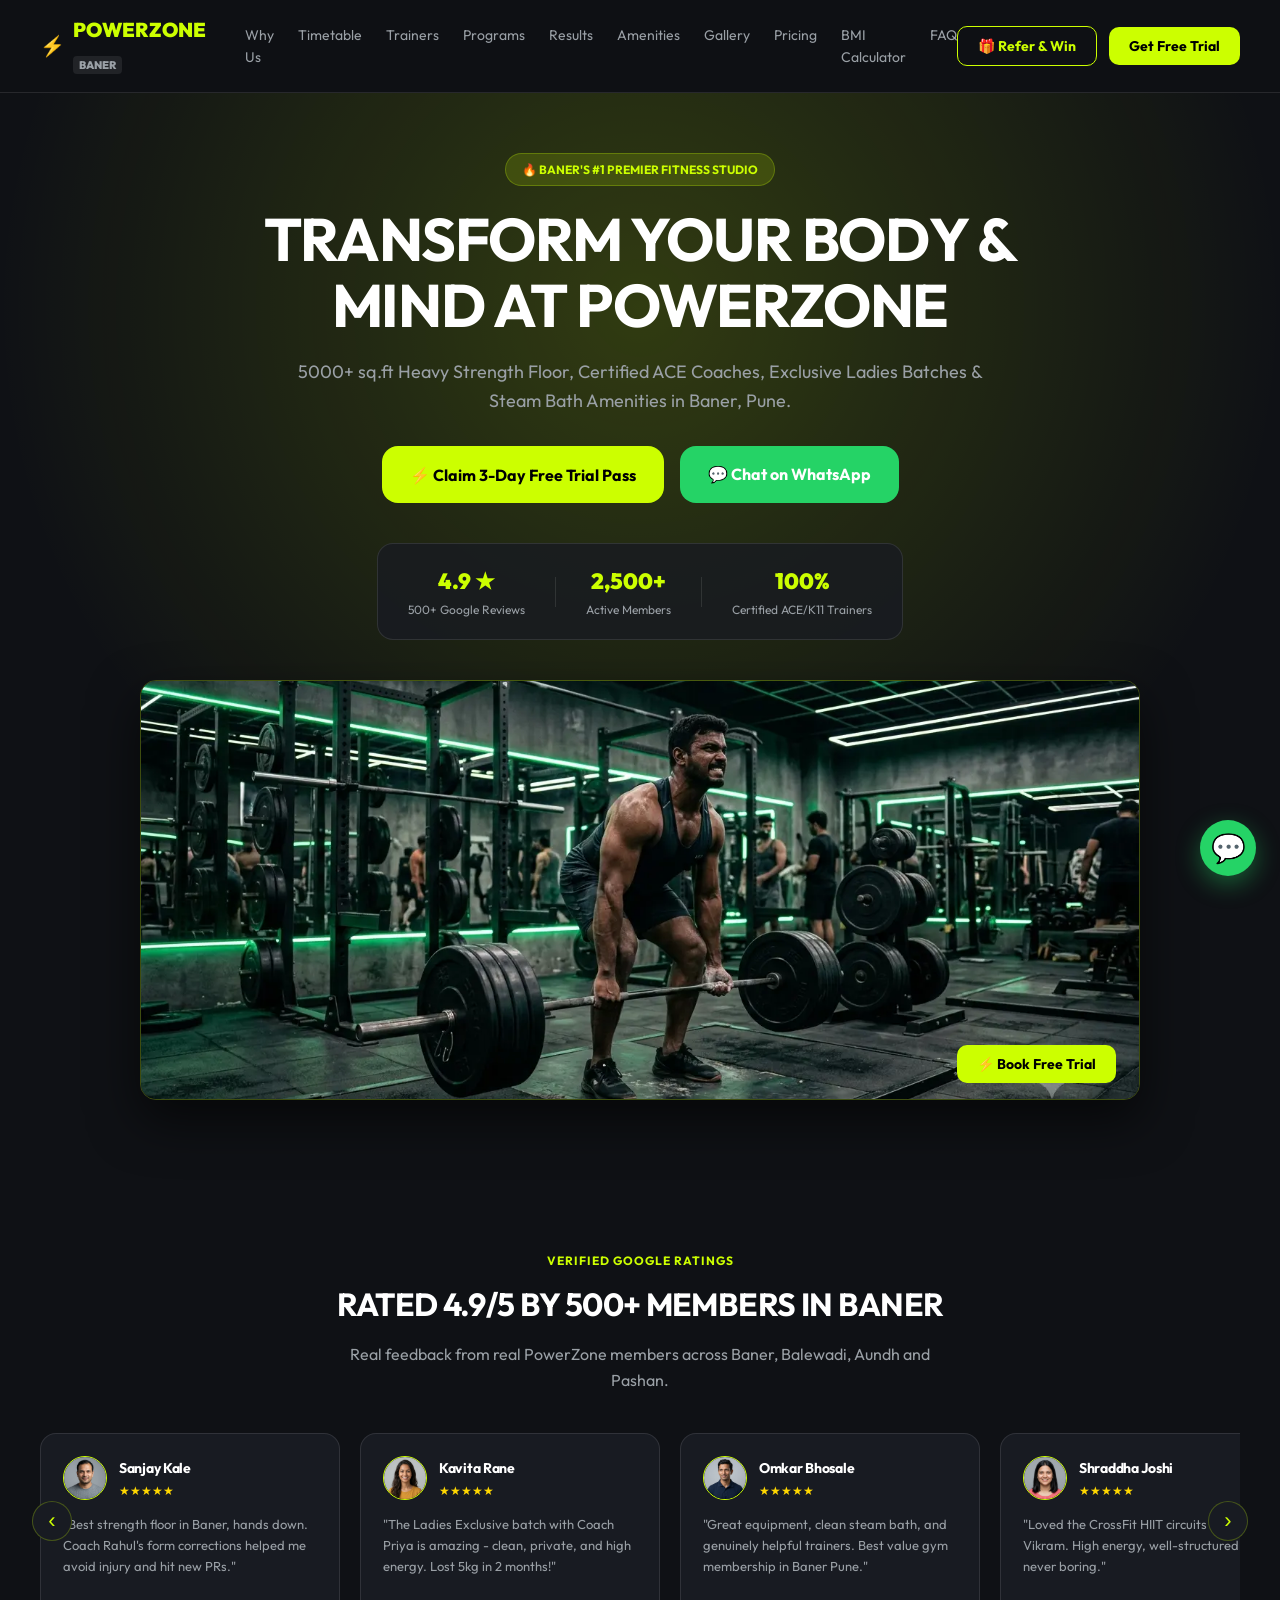
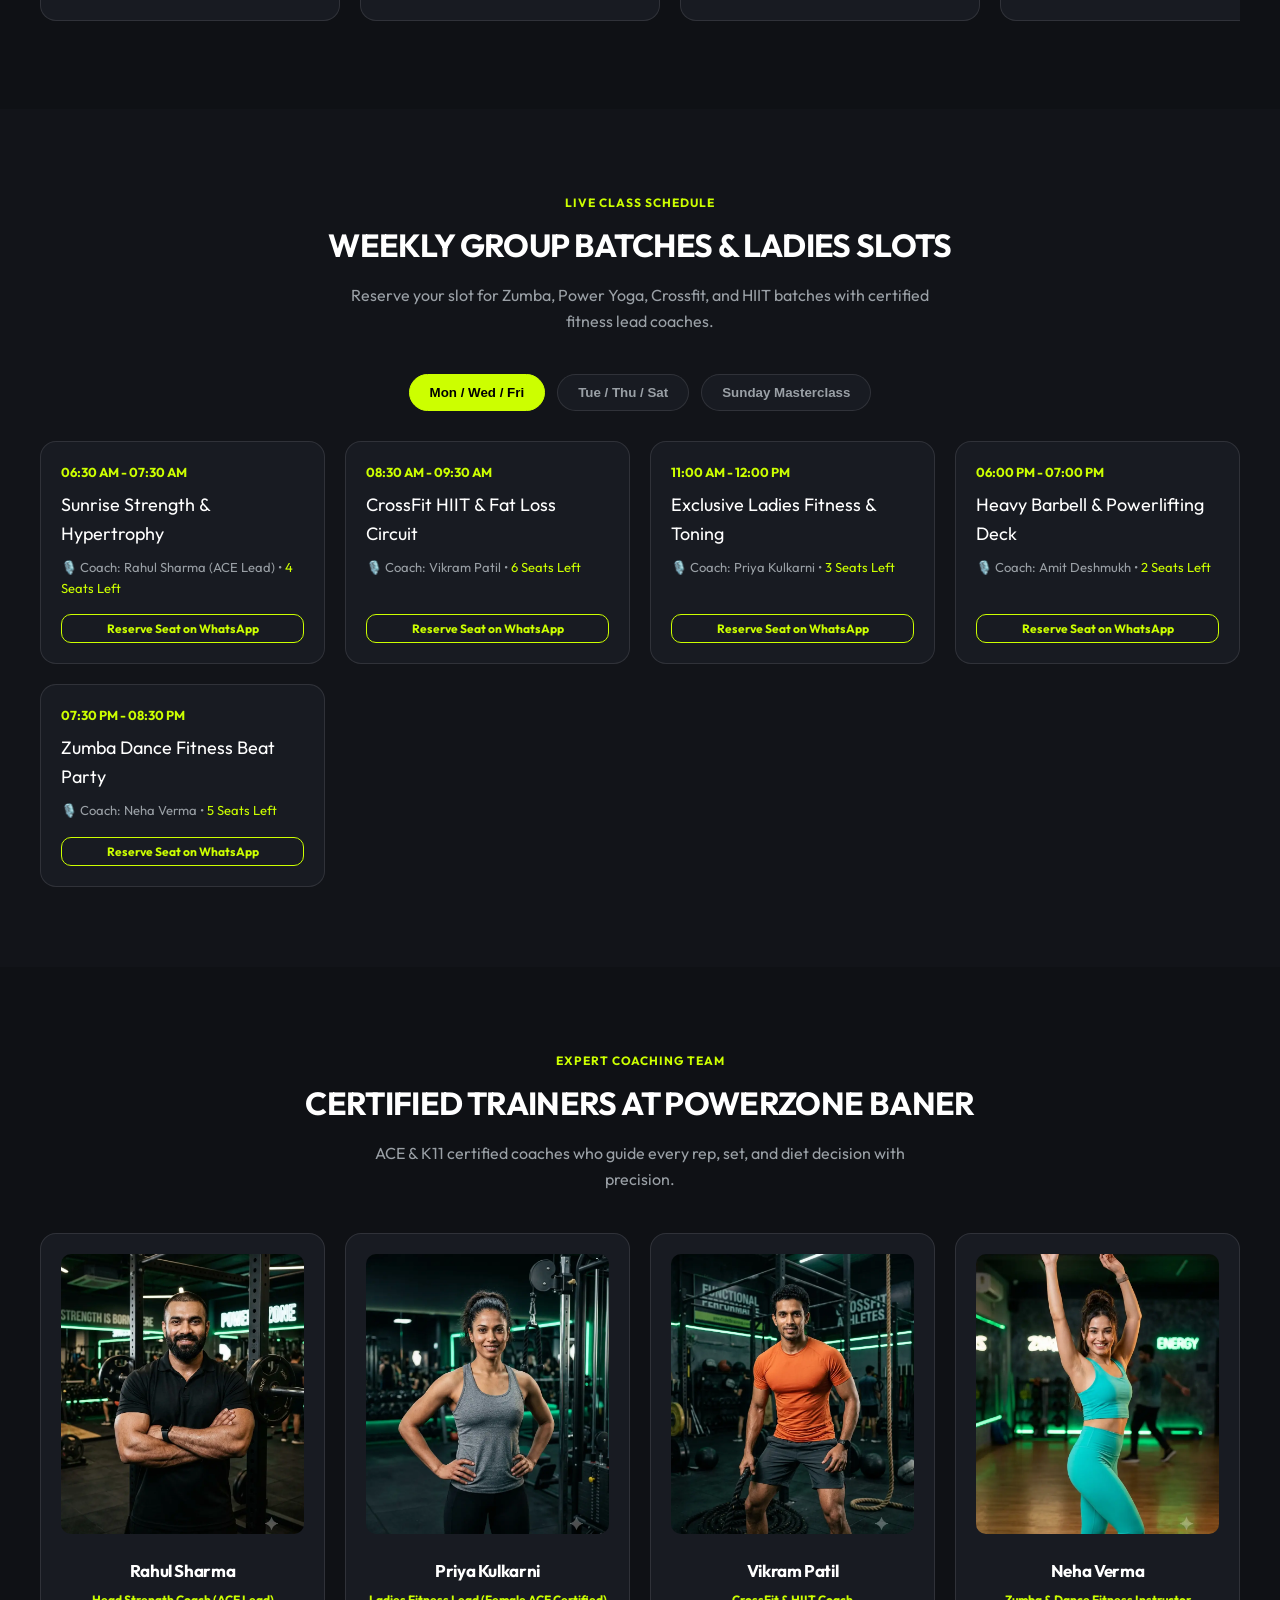
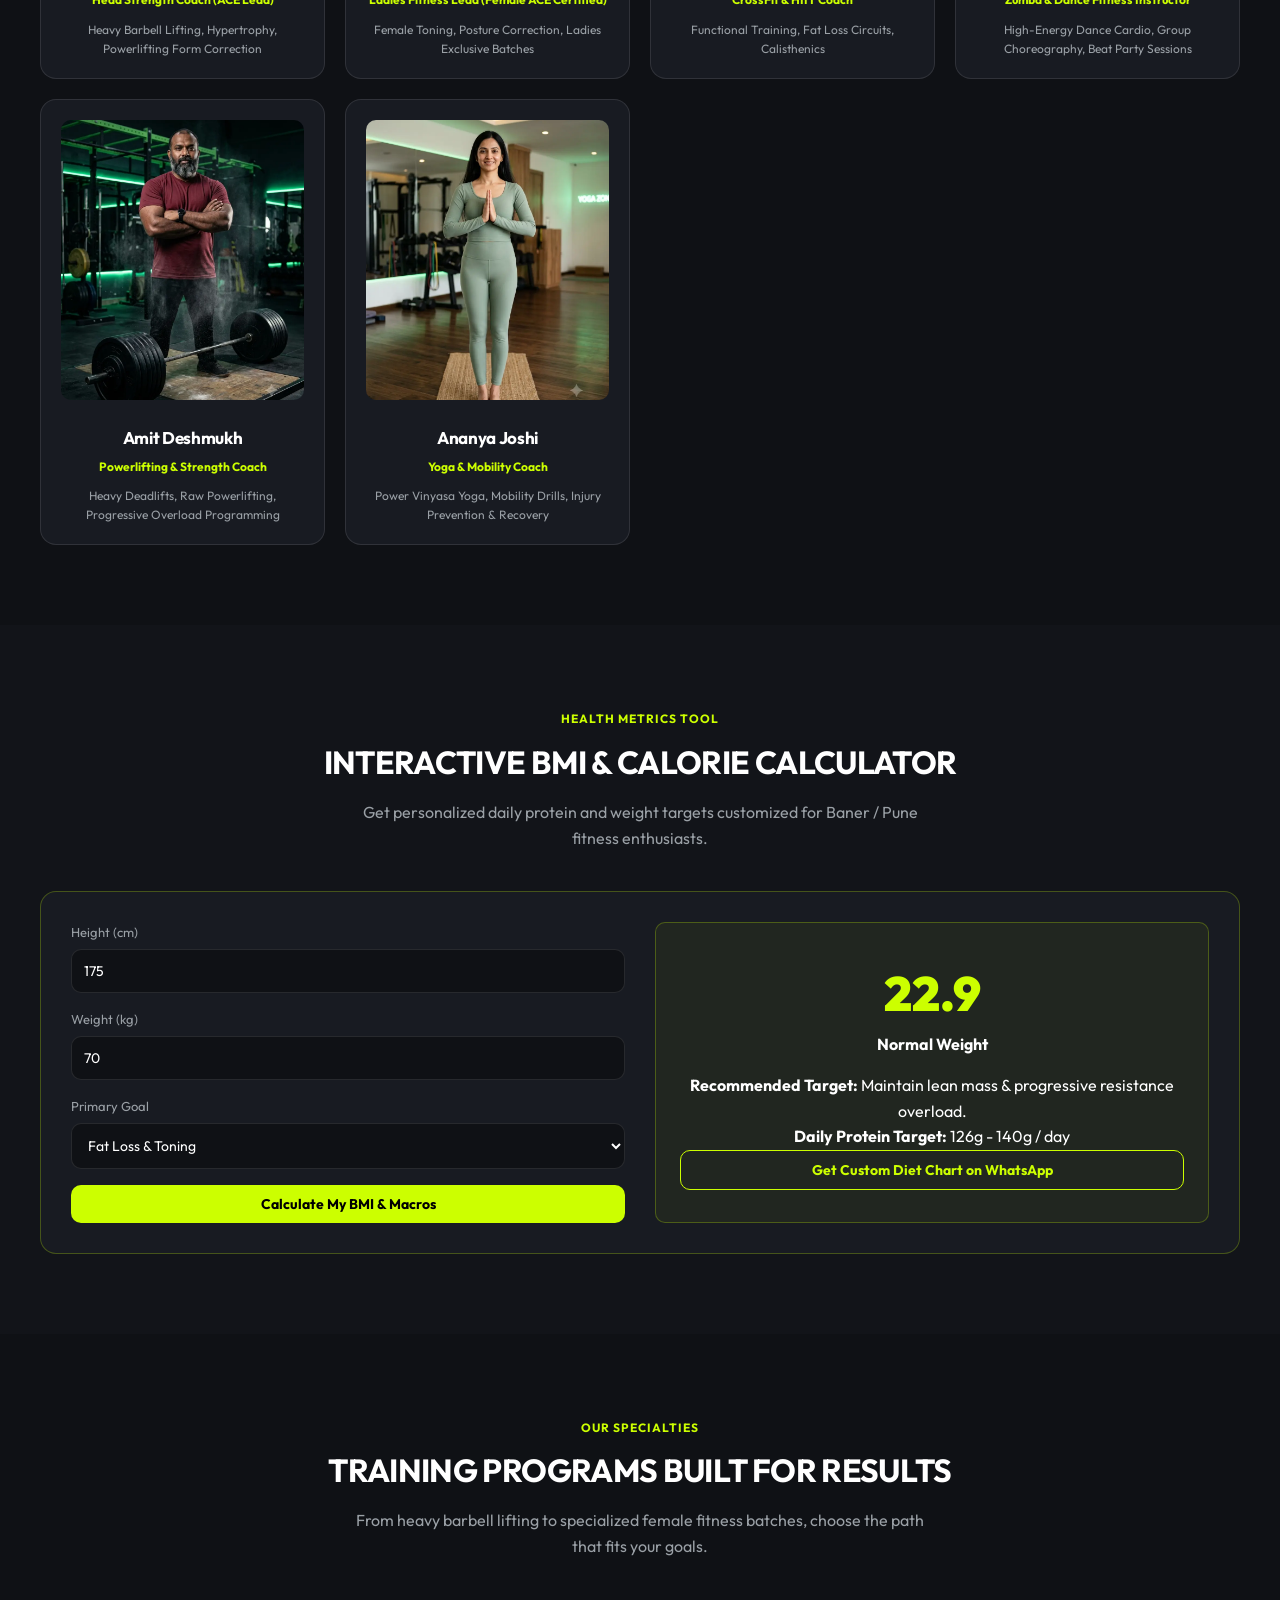
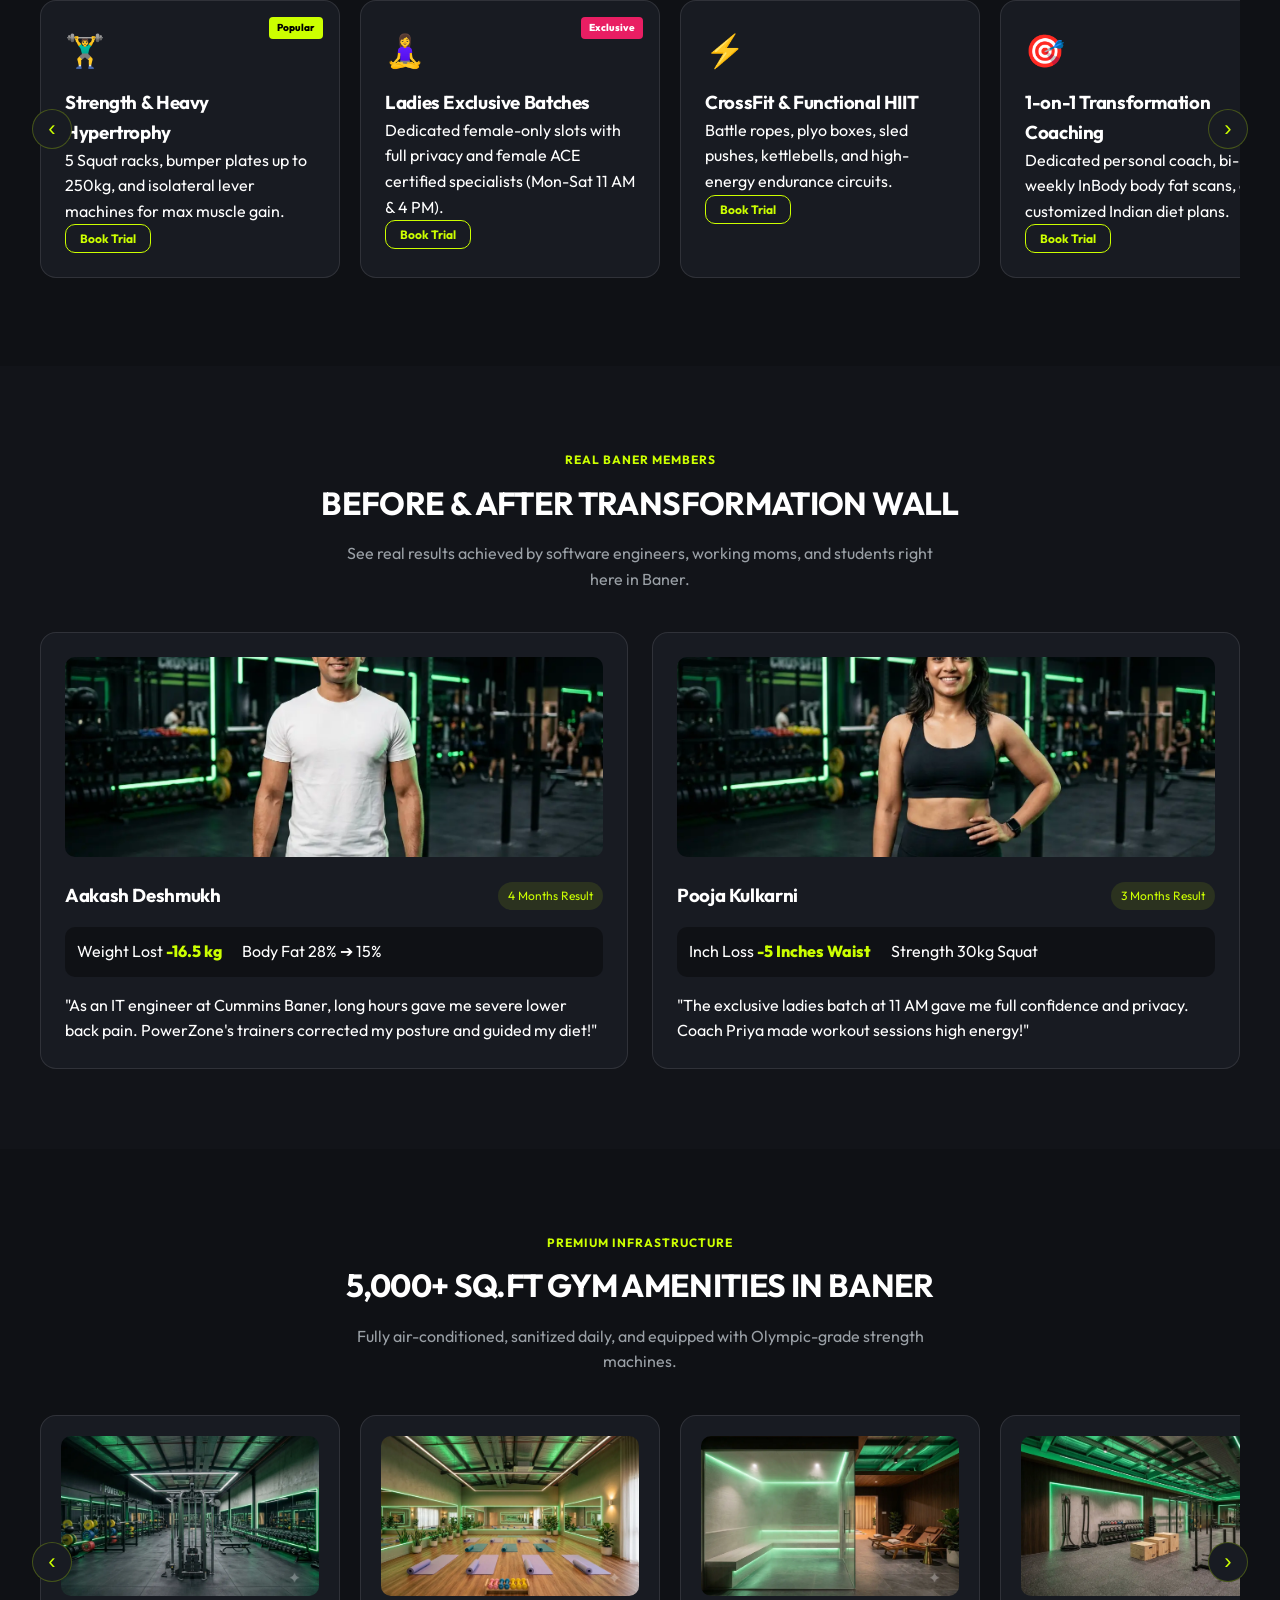
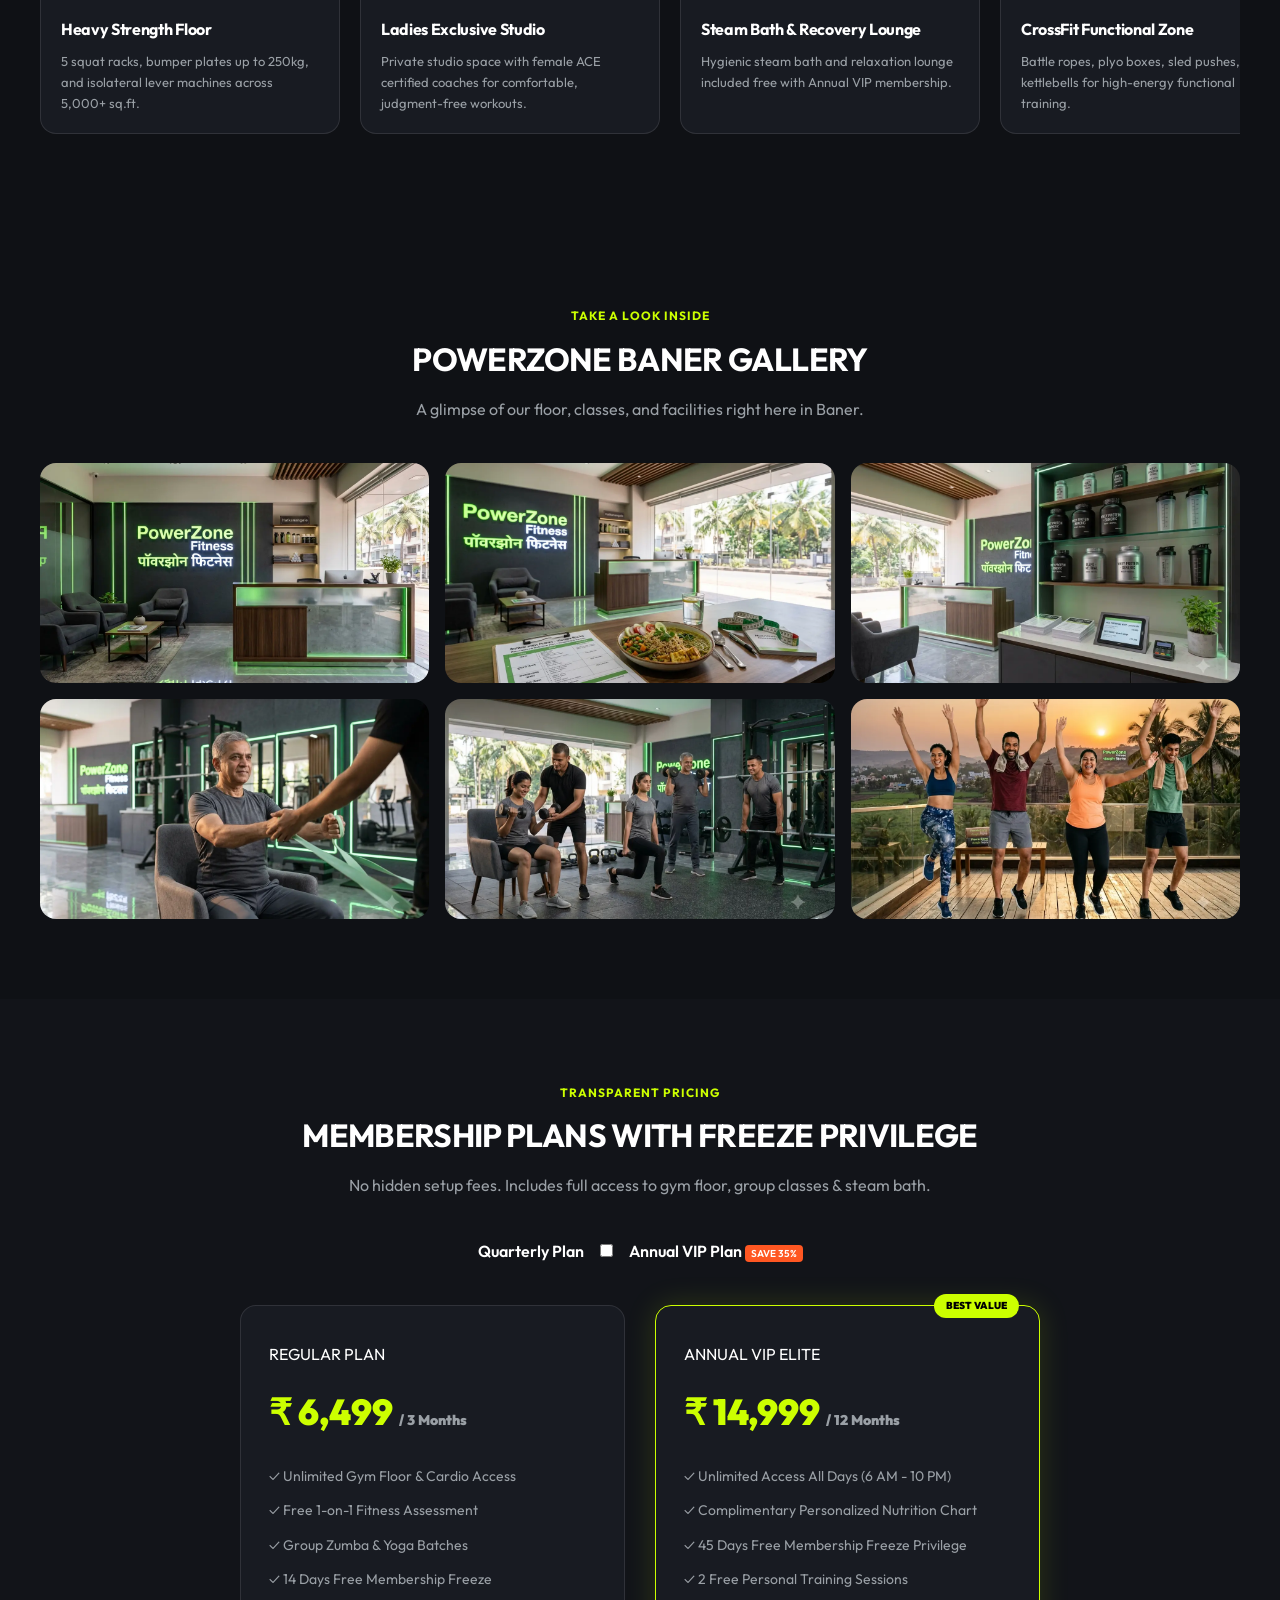
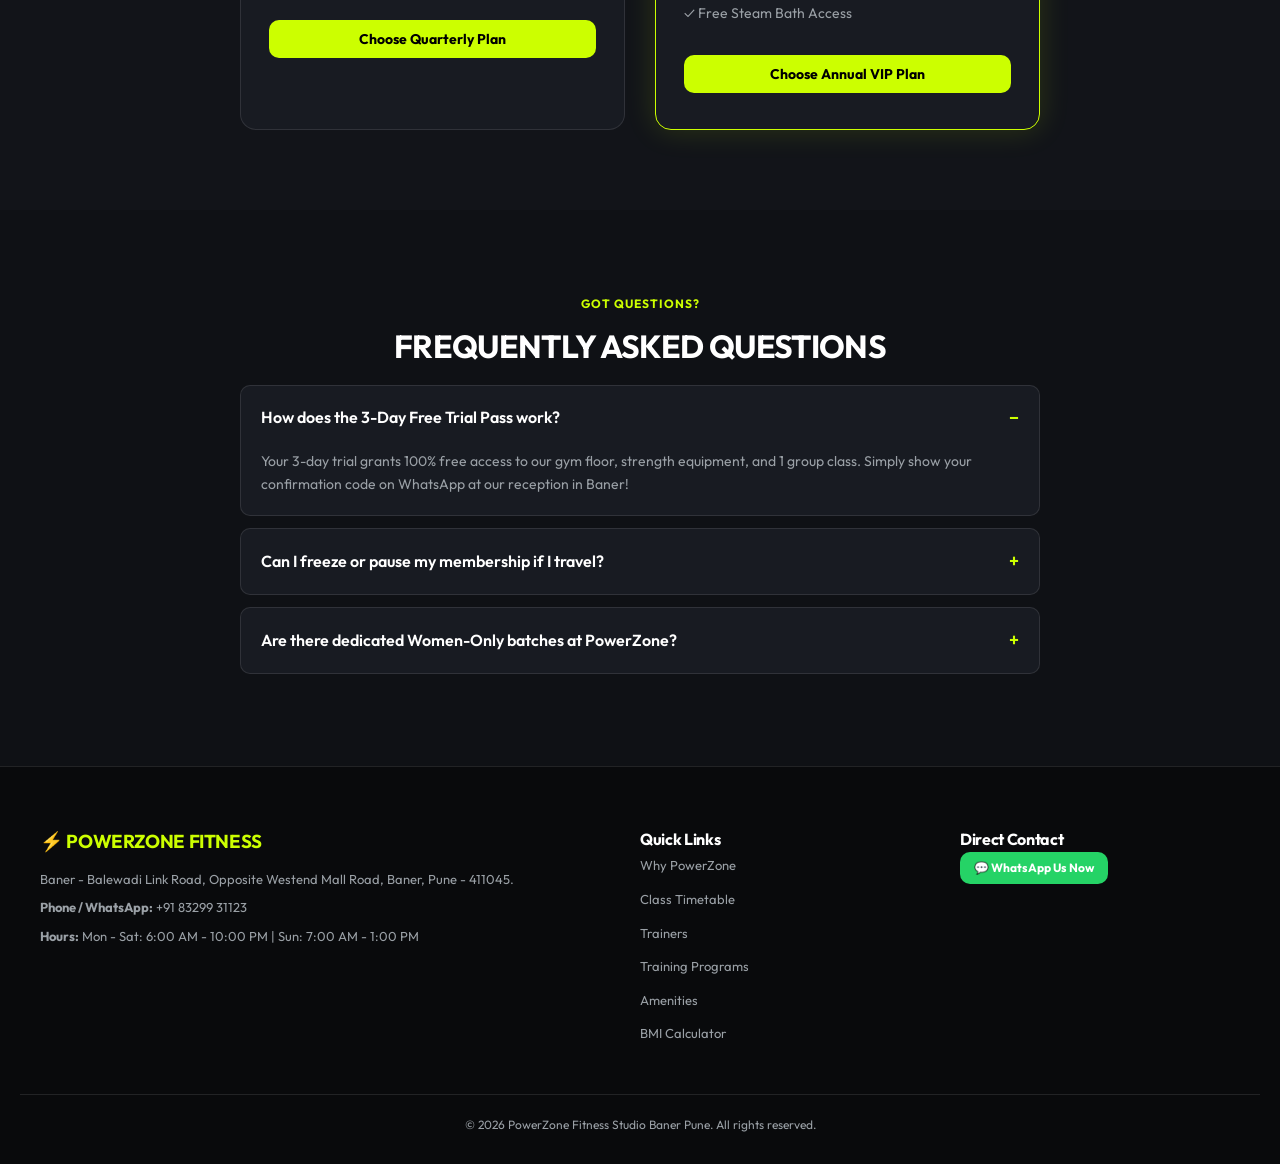
<file: index.html>
<!DOCTYPE html>
<html lang="en">
<head>
  <meta charset="UTF-8">
  <meta name="viewport" content="width=device-width, initial-scale=1.0">
  <title>PowerZone Fitness Studio | Baner & Pune Premier Gym</title>
  <meta name="description" content="PowerZone Fitness Studio Baner - Premier strength training, cardio, CrossFit, Zumba, Yoga, and 1-on-1 personal training in Baner Pune. Book your 3-Day Free Trial Pass today!">
  <link rel="preconnect" href="https://fonts.googleapis.com">
  <link rel="preconnect" href="https://fonts.gstatic.com" crossorigin>
  <link href="https://fonts.googleapis.com/css2?family=Outfit:wght@300;400;600;700;900&display=swap" rel="stylesheet">
  <link rel="stylesheet" href="styles.css">
  <script src="script.js" defer></script>
</head>
<body>

  <!-- Top Navigation Bar -->
  <header class="navbar">
    <div class="nav-container">
      <a href="#" class="brand-logo">
        <span class="logo-icon">⚡</span>
        <span class="brand-text">POWERZONE <small>BANER</small></span>
      </a>
      <nav class="nav-links" id="navMenu">
        <a href="#about">Why Us</a>
        <a href="#timetable">Timetable</a>
        <a href="#trainers">Trainers</a>
        <a href="#programs">Programs</a>
        <a href="#transformations">Results</a>
        <a href="#amenities">Amenities</a>
        <a href="#gallery">Gallery</a>
        <a href="#pricing">Pricing</a>
        <a href="#calculator">BMI Calculator</a>
        <a href="#faq">FAQ</a>
      </nav>
      <div class="nav-actions">
        <button type="button" class="btn btn-outline" id="btnReferral">🎁 Refer & Win</button>
        <button type="button" class="btn btn-primary" id="btnBookTrialNav">Get Free Trial</button>
      </div>
    </div>
  </header>

  <!-- Hero Section -->
  <section class="hero-section">
    <div class="hero-content">
      <div class="badge-tag">🔥 BANER'S #1 PREMIER FITNESS STUDIO</div>
      <h1>TRANSFORM YOUR BODY & MIND AT POWERZONE</h1>
      <p class="hero-subtext">
        5000+ sq.ft Heavy Strength Floor, Certified ACE Coaches, Exclusive Ladies Batches & Steam Bath Amenities in Baner, Pune.
      </p>

      <div class="hero-cta-group">
        <button type="button" class="btn btn-xl btn-primary" id="btnHeroTrial">⚡ Claim 3-Day Free Trial Pass</button>
        <a href="https://wa.me/918329931123?text=Hi%20PowerZone%20Baner,%20I%20want%20to%20inquire%20about%20gym%20membership" target="_blank" class="btn btn-xl btn-whatsapp">
          💬 Chat on WhatsApp
        </a>
      </div>

      <div class="hero-stats">
        <div class="stat-item">
          <span class="stat-number">4.9 ★</span>
          <span class="stat-label">500+ Google Reviews</span>
        </div>
        <div class="stat-divider"></div>
        <div class="stat-item">
          <span class="stat-number">2,500+</span>
          <span class="stat-label">Active Members</span>
        </div>
        <div class="stat-divider"></div>
        <div class="stat-item">
          <span class="stat-number">100%</span>
          <span class="stat-label">Certified ACE/K11 Trainers</span>
        </div>
      </div>
    </div>

    <div class="hero-image-wrap">
      <img src="images/hero-banner4.webp" alt="PowerZone Fitness Studio Baner gym floor" class="hero-image">
      <button type="button" class="btn btn-primary hero-image-cta" id="btnHeroImageTrial">⚡ Book Free Trial</button>
    </div>
  </section>

  <!-- Google Reviews / Testimonials Section -->
  <section class="section" id="reviews">
    <div class="section-container">
      <div class="section-header text-center">
        <span class="section-subtitle">VERIFIED GOOGLE RATINGS</span>
        <h2>RATED 4.9/5 BY 500+ MEMBERS IN BANER</h2>
        <p>Real feedback from real PowerZone members across Baner, Balewadi, Aundh and Pashan.</p>
      </div>

      <div class="slider-wrap">
        <button type="button" class="slider-btn slider-btn-prev" id="reviewsPrev" aria-label="Previous reviews">‹</button>
        <div class="slider-track reviews-grid" id="reviewsTrack">
          <div class="review-card">
            <div class="review-header">
              <img src="images/reviewer-sanjay.webp" alt="Sanjay Kale" class="reviewer-avatar">
              <div class="review-header-text">
                <h4>Sanjay Kale</h4>
                <div class="review-stars">★★★★★</div>
              </div>
            </div>
            <p class="review-comment">"Best strength floor in Baner, hands down. Coach Rahul's form corrections helped me avoid injury and hit new PRs."</p>
          </div>

          <div class="review-card">
            <div class="review-header">
              <img src="images/reviewer-kavita.webp" alt="Kavita Rane" class="reviewer-avatar">
              <div class="review-header-text">
                <h4>Kavita Rane</h4>
                <div class="review-stars">★★★★★</div>
              </div>
            </div>
            <p class="review-comment">"The Ladies Exclusive batch with Coach Priya is amazing - clean, private, and high energy. Lost 5kg in 2 months!"</p>
          </div>

          <div class="review-card">
            <div class="review-header">
              <img src="images/reviewer-omkar.webp" alt="Omkar Bhosale" class="reviewer-avatar">
              <div class="review-header-text">
                <h4>Omkar Bhosale</h4>
                <div class="review-stars">★★★★★</div>
              </div>
            </div>
            <p class="review-comment">"Great equipment, clean steam bath, and genuinely helpful trainers. Best value gym membership in Baner Pune."</p>
          </div>

          <div class="review-card">
            <div class="review-header">
              <img src="images/reviewer-shraddha.webp" alt="Shraddha Joshi" class="reviewer-avatar">
              <div class="review-header-text">
                <h4>Shraddha Joshi</h4>
                <div class="review-stars">★★★★★</div>
              </div>
            </div>
            <p class="review-comment">"Loved the CrossFit HIIT circuits with Coach Vikram. High energy, well-structured, and never boring."</p>
          </div>

          <div class="review-card">
            <div class="review-header">
              <img src="images/reviewer-rajesh.webp" alt="Rajesh Iyer" class="reviewer-avatar">
              <div class="review-header-text">
                <h4>Rajesh Iyer</h4>
                <div class="review-stars">★★★★★</div>
              </div>
            </div>
            <p class="review-comment">"Switched from another Baner gym and the difference is night and day. Equipment is always well-maintained and the staff genuinely cares about your form."</p>
          </div>

          <div class="review-card">
            <div class="review-header">
              <img src="images/reviewer-meera.webp" alt="Meera Nair" class="reviewer-avatar">
              <div class="review-header-text">
                <h4>Meera Nair</h4>
                <div class="review-stars">★★★★★</div>
              </div>
            </div>
            <p class="review-comment">"The early morning slots fit perfectly with my job. Coach Neha's Zumba sessions are honestly the best part of my week!"</p>
          </div>
        </div>
        <button type="button" class="slider-btn slider-btn-next" id="reviewsNext" aria-label="Next reviews">›</button>
      </div>
    </div>
  </section>

  <!-- Class Timetable Section -->
  <section class="section section-dark" id="timetable">
    <div class="section-container">
      <div class="section-header text-center">
        <span class="section-subtitle">LIVE CLASS SCHEDULE</span>
        <h2>WEEKLY GROUP BATCHES & LADIES SLOTS</h2>
        <p>Reserve your slot for Zumba, Power Yoga, Crossfit, and HIIT batches with certified fitness lead coaches.</p>
      </div>

      <div class="timetable-controls">
        <button type="button" class="tab-btn active" data-day="Mon-Wed-Fri">Mon / Wed / Fri</button>
        <button type="button" class="tab-btn" data-day="Tue-Thu-Sat">Tue / Thu / Sat</button>
        <button type="button" class="tab-btn" data-day="Sunday">Sunday Masterclass</button>
      </div>

      <div class="timetable-grid" id="timetableGrid">
        <!-- Injected via JavaScript -->
      </div>
    </div>
  </section>

  <!-- Trainers Section -->
  <section class="section" id="trainers">
    <div class="section-container">
      <div class="section-header text-center">
        <span class="section-subtitle">EXPERT COACHING TEAM</span>
        <h2>CERTIFIED TRAINERS AT POWERZONE BANER</h2>
        <p>ACE & K11 certified coaches who guide every rep, set, and diet decision with precision.</p>
      </div>

      <div class="trainers-grid">
        <div class="trainer-card">
          <img src="images/trainer-rahul2.webp" alt="Rahul Sharma" class="trainer-img">
          <h3>Rahul Sharma</h3>
          <div class="trainer-role">Head Strength Coach (ACE Lead)</div>
          <p class="trainer-spec">Heavy Barbell Lifting, Hypertrophy, Powerlifting Form Correction</p>
        </div>

        <div class="trainer-card">
          <img src="images/trainer-priya.webp" alt="Priya Kulkarni" class="trainer-img">
          <h3>Priya Kulkarni</h3>
          <div class="trainer-role">Ladies Fitness Lead (Female ACE Certified)</div>
          <p class="trainer-spec">Female Toning, Posture Correction, Ladies Exclusive Batches</p>
        </div>

        <div class="trainer-card">
          <img src="images/trainer-vikram.webp" alt="Vikram Patil" class="trainer-img">
          <h3>Vikram Patil</h3>
          <div class="trainer-role">CrossFit & HIIT Coach</div>
          <p class="trainer-spec">Functional Training, Fat Loss Circuits, Calisthenics</p>
        </div>

        <div class="trainer-card">
          <img src="images/trainer-neha.webp" alt="Neha Verma" class="trainer-img">
          <h3>Neha Verma</h3>
          <div class="trainer-role">Zumba & Dance Fitness Instructor</div>
          <p class="trainer-spec">High-Energy Dance Cardio, Group Choreography, Beat Party Sessions</p>
        </div>

        <div class="trainer-card">
          <img src="images/trainer-amit.webp" alt="Amit Deshmukh" class="trainer-img">
          <h3>Amit Deshmukh</h3>
          <div class="trainer-role">Powerlifting & Strength Coach</div>
          <p class="trainer-spec">Heavy Deadlifts, Raw Powerlifting, Progressive Overload Programming</p>
        </div>

        <div class="trainer-card">
          <img src="images/trainer-ananya.webp" alt="Ananya Joshi" class="trainer-img">
          <h3>Ananya Joshi</h3>
          <div class="trainer-role">Yoga & Mobility Coach</div>
          <p class="trainer-spec">Power Vinyasa Yoga, Mobility Drills, Injury Prevention & Recovery</p>
        </div>
      </div>
    </div>
  </section>

  <!-- Interactive BMI Calculator -->
  <section class="section section-dark" id="calculator">
    <div class="section-container">
      <div class="section-header text-center">
        <span class="section-subtitle">HEALTH METRICS TOOL</span>
        <h2>INTERACTIVE BMI & CALORIE CALCULATOR</h2>
        <p>Get personalized daily protein and weight targets customized for Baner / Pune fitness enthusiasts.</p>
      </div>

      <div class="bmi-card">
        <div class="bmi-form">
          <div class="form-group">
            <label for="bmiHeight">Height (cm)</label>
            <input type="number" id="bmiHeight" placeholder="e.g. 175" value="175">
          </div>
          <div class="form-group">
            <label for="bmiWeight">Weight (kg)</label>
            <input type="number" id="bmiWeight" placeholder="e.g. 70" value="70">
          </div>
          <div class="form-group">
            <label for="bmiGoal">Primary Goal</label>
            <select id="bmiGoal">
              <option value="Fat Loss & Toning">Fat Loss & Toning</option>
              <option value="Muscle Hypertrophy">Muscle Hypertrophy & Strength</option>
              <option value="General Fitness & Energy">General Fitness & Endurance</option>
            </select>
          </div>
          <button type="button" class="btn btn-primary btn-block" id="btnCalculateBmi">Calculate My BMI & Macros</button>
        </div>

        <div class="bmi-result-panel" id="bmiResultPanel">
          <div class="bmi-gauge">
            <div class="gauge-value" id="bmiValue">22.9</div>
            <div class="gauge-status" id="bmiStatus">Normal Weight</div>
          </div>
          <div class="bmi-details">
            <p><strong>Recommended Target:</strong> Maintain lean mass & progressive resistance overload.</p>
            <p><strong>Daily Protein Target:</strong> <span id="proteinTarget">126g - 140g</span> / day</p>
            <button type="button" class="btn btn-outline btn-block" id="btnBmiWhatsApp">Get Custom Diet Chart on WhatsApp</button>
          </div>
        </div>
      </div>
    </div>
  </section>

  <!-- Programs Offered -->
  <section class="section" id="programs">
    <div class="section-container">
      <div class="section-header text-center">
        <span class="section-subtitle">OUR SPECIALTIES</span>
        <h2>TRAINING PROGRAMS BUILT FOR RESULTS</h2>
        <p>From heavy barbell lifting to specialized female fitness batches, choose the path that fits your goals.</p>
      </div>

      <div class="slider-wrap">
        <button type="button" class="slider-btn slider-btn-prev" id="programsPrev" aria-label="Previous programs">‹</button>
        <div class="slider-track programs-grid" id="programsTrack">
          <div class="program-card">
            <div class="program-badge">Popular</div>
            <div class="program-icon">🏋️‍♂️</div>
            <h3>Strength & Heavy Hypertrophy</h3>
            <p>5 Squat racks, bumper plates up to 250kg, and isolateral lever machines for max muscle gain.</p>
            <button type="button" class="btn btn-sm btn-outline btn-program-inquire" data-program="Strength Hypertrophy">Book Trial</button>
          </div>

          <div class="program-card">
            <div class="program-badge ladies">Exclusive</div>
            <div class="program-icon">🧘‍♀️</div>
            <h3>Ladies Exclusive Batches</h3>
            <p>Dedicated female-only slots with full privacy and female ACE certified specialists (Mon-Sat 11 AM & 4 PM).</p>
            <button type="button" class="btn btn-sm btn-outline btn-program-inquire" data-program="Ladies Exclusive">Book Trial</button>
          </div>

          <div class="program-card">
            <div class="program-icon">⚡</div>
            <h3>CrossFit & Functional HIIT</h3>
            <p>Battle ropes, plyo boxes, sled pushes, kettlebells, and high-energy endurance circuits.</p>
            <button type="button" class="btn btn-sm btn-outline btn-program-inquire" data-program="Crossfit & HIIT">Book Trial</button>
          </div>

          <div class="program-card">
            <div class="program-icon">🎯</div>
            <h3>1-on-1 Transformation Coaching</h3>
            <p>Dedicated personal coach, bi-weekly InBody body fat scans, and customized Indian diet plans.</p>
            <button type="button" class="btn btn-sm btn-outline btn-program-inquire" data-program="Personal Training">Book Trial</button>
          </div>

          <div class="program-card">
            <div class="program-icon">🧘</div>
            <h3>Power Yoga & Mobility</h3>
            <p>Guided yoga flows and mobility drills to improve flexibility, posture, and recovery between heavy sessions.</p>
            <button type="button" class="btn btn-sm btn-outline btn-program-inquire" data-program="Yoga & Mobility">Book Trial</button>
          </div>

          <div class="program-card">
            <div class="program-icon">💃</div>
            <h3>Zumba & Dance Cardio</h3>
            <p>High-energy Latin-inspired dance cardio sessions that burn fat while feeling like a party, not a workout.</p>
            <button type="button" class="btn btn-sm btn-outline btn-program-inquire" data-program="Zumba & Dance Cardio">Book Trial</button>
          </div>
        </div>
        <button type="button" class="slider-btn slider-btn-next" id="programsNext" aria-label="Next programs">›</button>
      </div>
    </div>
  </section>

  <!-- Transformation Wall -->
  <section class="section section-dark" id="transformations">
    <div class="section-container">
      <div class="section-header text-center">
        <span class="section-subtitle">REAL BANER MEMBERS</span>
        <h2>BEFORE & AFTER TRANSFORMATION WALL</h2>
        <p>See real results achieved by software engineers, working moms, and students right here in Baner.</p>
      </div>

      <div class="transformations-grid">
        <div class="transformation-card">
          <img src="images/transformation-aakash.webp" alt="Aakash Deshmukh transformation" class="transformation-photo">
          <div class="transformation-header">
            <h3>Aakash Deshmukh</h3>
            <span class="time-badge">4 Months Result</span>
          </div>
          <div class="transformation-metrics">
            <div class="metric">
              <span class="label">Weight Lost</span>
              <span class="valueHighlight">-16.5 kg</span>
            </div>
            <div class="metric">
              <span class="label">Body Fat</span>
              <span class="value">28% ➔ 15%</span>
            </div>
          </div>
          <p class="transformation-quote">"As an IT engineer at Cummins Baner, long hours gave me severe lower back pain. PowerZone's trainers corrected my posture and guided my diet!"</p>
        </div>

        <div class="transformation-card">
          <img src="images/transformation-pooja.webp" alt="Pooja Kulkarni transformation" class="transformation-photo">
          <div class="transformation-header">
            <h3>Pooja Kulkarni</h3>
            <span class="time-badge">3 Months Result</span>
          </div>
          <div class="transformation-metrics">
            <div class="metric">
              <span class="label">Inch Loss</span>
              <span class="valueHighlight">-5 Inches Waist</span>
            </div>
            <div class="metric">
              <span class="label">Strength</span>
              <span class="value">30kg Squat</span>
            </div>
          </div>
          <p class="transformation-quote">"The exclusive ladies batch at 11 AM gave me full confidence and privacy. Coach Priya made workout sessions high energy!"</p>
        </div>
      </div>
    </div>
  </section>

  <!-- Amenities / Facility Showcase -->
  <section class="section" id="amenities">
    <div class="section-container">
      <div class="section-header text-center">
        <span class="section-subtitle">PREMIUM INFRASTRUCTURE</span>
        <h2>5,000+ SQ.FT GYM AMENITIES IN BANER</h2>
        <p>Fully air-conditioned, sanitized daily, and equipped with Olympic-grade strength machines.</p>
      </div>

      <div class="slider-wrap">
        <button type="button" class="slider-btn slider-btn-prev" id="amenitiesPrev" aria-label="Previous amenities">‹</button>
        <div class="slider-track amenities-grid" id="amenitiesTrack">
          <div class="amenity-card">
            <img src="images/amenity-strength-floor.webp" alt="Heavy Strength Floor" class="amenity-img">
            <h3>Heavy Strength Floor</h3>
            <p>5 squat racks, bumper plates up to 250kg, and isolateral lever machines across 5,000+ sq.ft.</p>
          </div>

          <div class="amenity-card">
            <img src="images/amenity-ladies-studio.webp" alt="Ladies Exclusive Studio" class="amenity-img">
            <h3>Ladies Exclusive Studio</h3>
            <p>Private studio space with female ACE certified coaches for comfortable, judgment-free workouts.</p>
          </div>

          <div class="amenity-card">
            <img src="images/amenity-steam-bath.webp" alt="Steam Bath & Recovery Lounge" class="amenity-img">
            <h3>Steam Bath & Recovery Lounge</h3>
            <p>Hygienic steam bath and relaxation lounge included free with Annual VIP membership.</p>
          </div>

          <div class="amenity-card">
            <img src="images/amenity-crossfit-zone.webp" alt="CrossFit Functional Zone" class="amenity-img">
            <h3>CrossFit Functional Zone</h3>
            <p>Battle ropes, plyo boxes, sled pushes, and kettlebells for high-energy functional training.</p>
          </div>

          <div class="amenity-card">
            <img src="images/amenity-cardio-zone.webp" alt="Cardio & Endurance Zone" class="amenity-img">
            <h3>Cardio & Endurance Zone</h3>
            <p>Treadmills, ellipticals, and spin bikes with heart-rate tracking for serious endurance training.</p>
          </div>

          <div class="amenity-card">
            <img src="images/amenity-locker-rooms.webp" alt="Premium Locker Rooms" class="amenity-img">
            <h3>Premium Locker Rooms</h3>
            <p>Secure digital-lock lockers, clean changing areas, and complimentary towel service for every member.</p>
          </div>
        </div>
        <button type="button" class="slider-btn slider-btn-next" id="amenitiesNext" aria-label="Next amenities">›</button>
      </div>
    </div>
  </section>

  <!-- Gallery Section -->
  <section class="section" id="gallery">
    <div class="section-container">
      <div class="section-header text-center">
        <span class="section-subtitle">TAKE A LOOK INSIDE</span>
        <h2>POWERZONE BANER GALLERY</h2>
        <p>A glimpse of our floor, classes, and facilities right here in Baner.</p>
      </div>

      <div class="gallery-grid">
        <div class="gallery-item">
          <img src="images/gallery-reception.webp" alt="Reception area at PowerZone Baner" class="gallery-img">
        </div>
        <div class="gallery-item">
          <img src="images/gallery-nutrition-corner.webp" alt="Nutrition consultation corner at PowerZone Baner" class="gallery-img">
        </div>
        <div class="gallery-item">
          <img src="images/gallery-supplement-corner.webp" alt="Supplement corner at PowerZone Baner" class="gallery-img">
        </div>
        <div class="gallery-item">
          <img src="images/gallery-senior-member.webp" alt="Senior member training at PowerZone Baner" class="gallery-img">
        </div>
        <div class="gallery-item">
          <img src="images/gallery-personal-training-session.webp" alt="1-on-1 personal training session at PowerZone Baner" class="gallery-img">
        </div>
        <div class="gallery-item">
          <img src="images/gallery-zumba-class.webp" alt="Zumba dance fitness class at PowerZone Baner" class="gallery-img">
        </div>
      </div>
    </div>
  </section>

  <!-- Pricing Plans Section -->
  <section class="section section-dark" id="pricing">
    <div class="section-container">
      <div class="section-header text-center">
        <span class="section-subtitle">TRANSPARENT PRICING</span>
        <h2>MEMBERSHIP PLANS WITH FREEZE PRIVILEGE</h2>
        <p>No hidden setup fees. Includes full access to gym floor, group classes & steam bath.</p>
      </div>

      <div class="pricing-toggle-container">
        <span>Quarterly Plan</span>
        <label class="switch">
          <input type="checkbox" id="pricingToggle">
          <span class="slider round"></span>
        </label>
        <span>Annual VIP Plan <small class="save-tag">SAVE 35%</small></span>
      </div>

      <div class="pricing-cards">
        <div class="pricing-card">
          <div class="plan-type">REGULAR PLAN</div>
          <div class="price" id="priceQuarterly">₹ 6,499 <span>/ 3 Months</span></div>
          <ul class="plan-features">
            <li>✓ Unlimited Gym Floor & Cardio Access</li>
            <li>✓ Free 1-on-1 Fitness Assessment</li>
            <li>✓ Group Zumba & Yoga Batches</li>
            <li>✓ 14 Days Free Membership Freeze</li>
          </ul>
          <button type="button" class="btn btn-primary btn-block btn-select-plan" data-plan="Quarterly Regular">Choose Quarterly Plan</button>
        </div>

        <div class="pricing-card featured">
          <div class="popular-ribbon">BEST VALUE</div>
          <div class="plan-type">ANNUAL VIP ELITE</div>
          <div class="price" id="priceYearly">₹ 14,999 <span>/ 12 Months</span></div>
          <ul class="plan-features">
            <li>✓ Unlimited Access All Days (6 AM - 10 PM)</li>
            <li>✓ Complimentary Personalized Nutrition Chart</li>
            <li>✓ 45 Days Free Membership Freeze Privilege</li>
            <li>✓ 2 Free Personal Training Sessions</li>
            <li>✓ Free Steam Bath Access</li>
          </ul>
          <button type="button" class="btn btn-primary btn-block btn-select-plan" data-plan="Annual VIP Elite">Choose Annual VIP Plan</button>
        </div>
      </div>
    </div>
  </section>

  <!-- FAQ Accordion -->
  <section class="section" id="faq">
    <div class="section-container">
      <div class="section-header text-center">
        <span class="section-subtitle">GOT QUESTIONS?</span>
        <h2>FREQUENTLY ASKED QUESTIONS</h2>
      </div>

      <div class="faq-list">
        <div class="faq-item open">
          <div class="faq-question">
            <span>How does the 3-Day Free Trial Pass work?</span>
            <span class="faq-icon"></span>
          </div>
          <div class="faq-answer">
            Your 3-day trial grants 100% free access to our gym floor, strength equipment, and 1 group class. Simply show your confirmation code on WhatsApp at our reception in Baner!
          </div>
        </div>

        <div class="faq-item">
          <div class="faq-question">
            <span>Can I freeze or pause my membership if I travel?</span>
            <span class="faq-icon"></span>
          </div>
          <div class="faq-answer">
            Yes! Annual VIP members can freeze their membership for up to 45 days. Quarterly members can freeze for up to 14 days with zero penalty.
          </div>
        </div>

        <div class="faq-item">
          <div class="faq-question">
            <span>Are there dedicated Women-Only batches at PowerZone?</span>
            <span class="faq-icon"></span>
          </div>
          <div class="faq-answer">
            Yes! We run exclusive Ladies Batches Mon-Sat from 11:00 AM to 12:00 PM and 4:00 PM to 5:00 PM with female ACE certified coach Priya Kulkarni.
          </div>
        </div>
      </div>
    </div>
  </section>

  <!-- Footer Section -->
  <footer class="footer">
    <div class="footer-container">
      <div class="footer-col">
        <h3>⚡ POWERZONE FITNESS</h3>
        <p>Baner - Balewadi Link Road, Opposite Westend Mall Road, Baner, Pune - 411045.</p>
        <p><strong>Phone / WhatsApp:</strong> +91 83299 31123</p>
        <p><strong>Hours:</strong> Mon - Sat: 6:00 AM - 10:00 PM | Sun: 7:00 AM - 1:00 PM</p>
      </div>
      <div class="footer-col">
        <h4>Quick Links</h4>
        <ul>
          <li><a href="#about">Why PowerZone</a></li>
          <li><a href="#timetable">Class Timetable</a></li>
          <li><a href="#trainers">Trainers</a></li>
          <li><a href="#programs">Training Programs</a></li>
          <li><a href="#amenities">Amenities</a></li>
          <li><a href="#calculator">BMI Calculator</a></li>
        </ul>
      </div>
      <div class="footer-col">
        <h4>Direct Contact</h4>
        <a href="https://wa.me/918329931123?text=Hi%20PowerZone%20Baner" target="_blank" class="btn btn-whatsapp btn-sm">💬 WhatsApp Us Now</a>
      </div>
    </div>
    <div class="footer-bottom">
      <p>© 2026 PowerZone Fitness Studio Baner Pune. All rights reserved.</p>
    </div>
  </footer>

  <!-- Floating WhatsApp Chat Bubble -->
  <a href="https://wa.me/918329931123?text=Hi%20PowerZone%20Baner,%20I%20want%20to%20book%20a%203-Day%20Free%20Trial%20Pass" target="_blank" class="floating-whatsapp" id="floatingWhatsapp" title="Chat on WhatsApp">
    💬
  </a>

  <!-- Booking Modal -->
  <div class="modal" id="bookingModal">
    <div class="modal-content">
      <span class="modal-close" id="modalClose">&times;</span>
      <h2>⚡ Claim 3-Day Free Trial Pass</h2>
      <p>Enter your details below to get instant WhatsApp pass code & location pin.</p>
      <form id="bookingForm">
        <div class="form-group">
          <label for="memberName">Full Name</label>
          <input type="text" id="memberName" required placeholder="e.g. Rahul Sharma">
        </div>
        <div class="form-group">
          <label for="memberPhone">WhatsApp Mobile Number</label>
          <input type="tel" id="memberPhone" required placeholder="e.g. 9823012345">
        </div>
        <div class="form-group">
          <label for="memberLocality">Your Area / Locality</label>
          <select id="memberLocality">
            <option value="Baner">Baner</option>
            <option value="Balewadi">Balewadi</option>
            <option value="Aundh">Aundh</option>
            <option value="Pashan">Pashan</option>
            <option value="Other Pune Area">Other Pune Area</option>
          </select>
        </div>
        <button type="submit" class="btn btn-primary btn-block">Confirm & Open WhatsApp Pass</button>
      </form>
    </div>
  </div>

  <!-- Referral Modal -->
  <div class="modal" id="referralModal">
    <div class="modal-content">
      <span class="modal-close" id="refModalClose">&times;</span>
      <h2>🎁 Refer a Friend & Win 1 Month Free</h2>
      <p>Give your friends 10% off their membership & get 1 Month FREE for every referral!</p>
      <div class="referral-box">
        <p>YOUR REFERRAL CODE:</p>
        <div class="code-display" id="refCodeDisplay">POWER-VIP-BANER</div>
      </div>
      <button type="button" class="btn btn-whatsapp btn-block" id="btnShareReferral">Share Invite Code on WhatsApp</button>
    </div>
  </div>

</body>
</html>
</file>
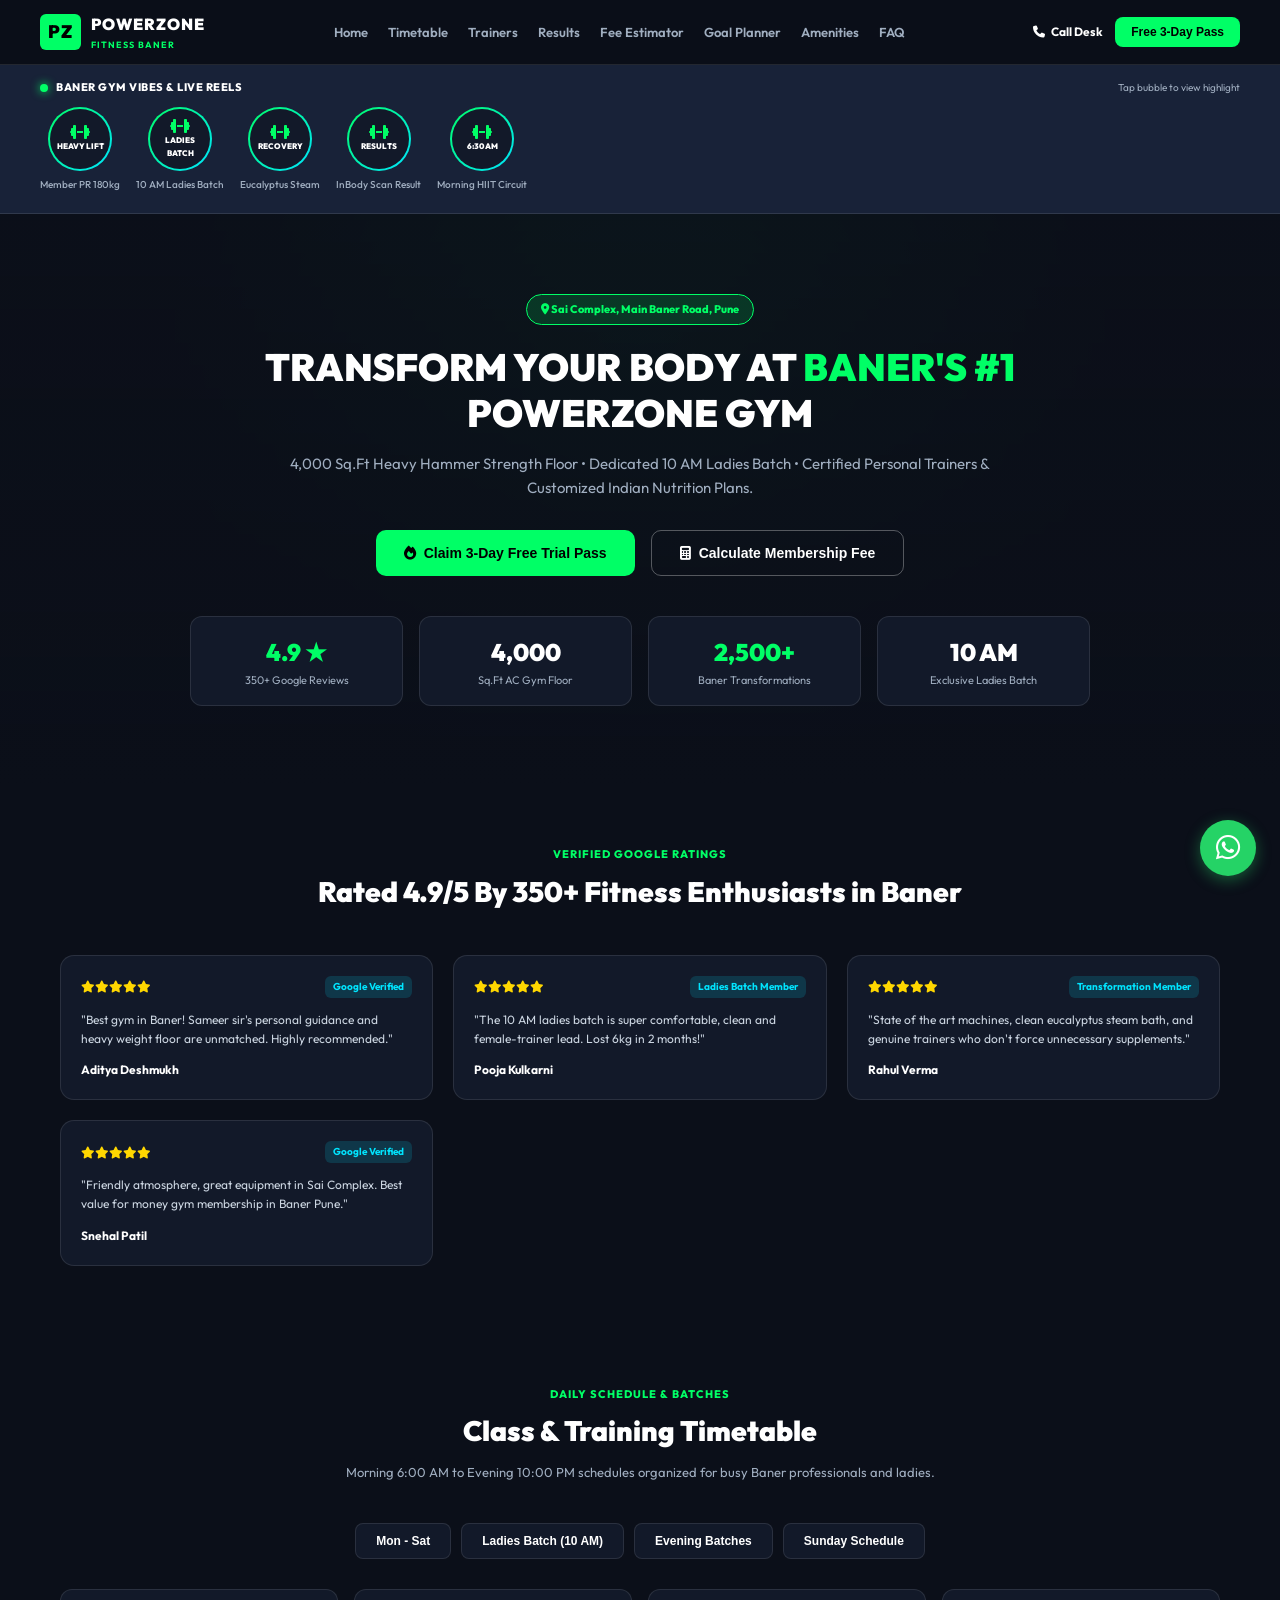
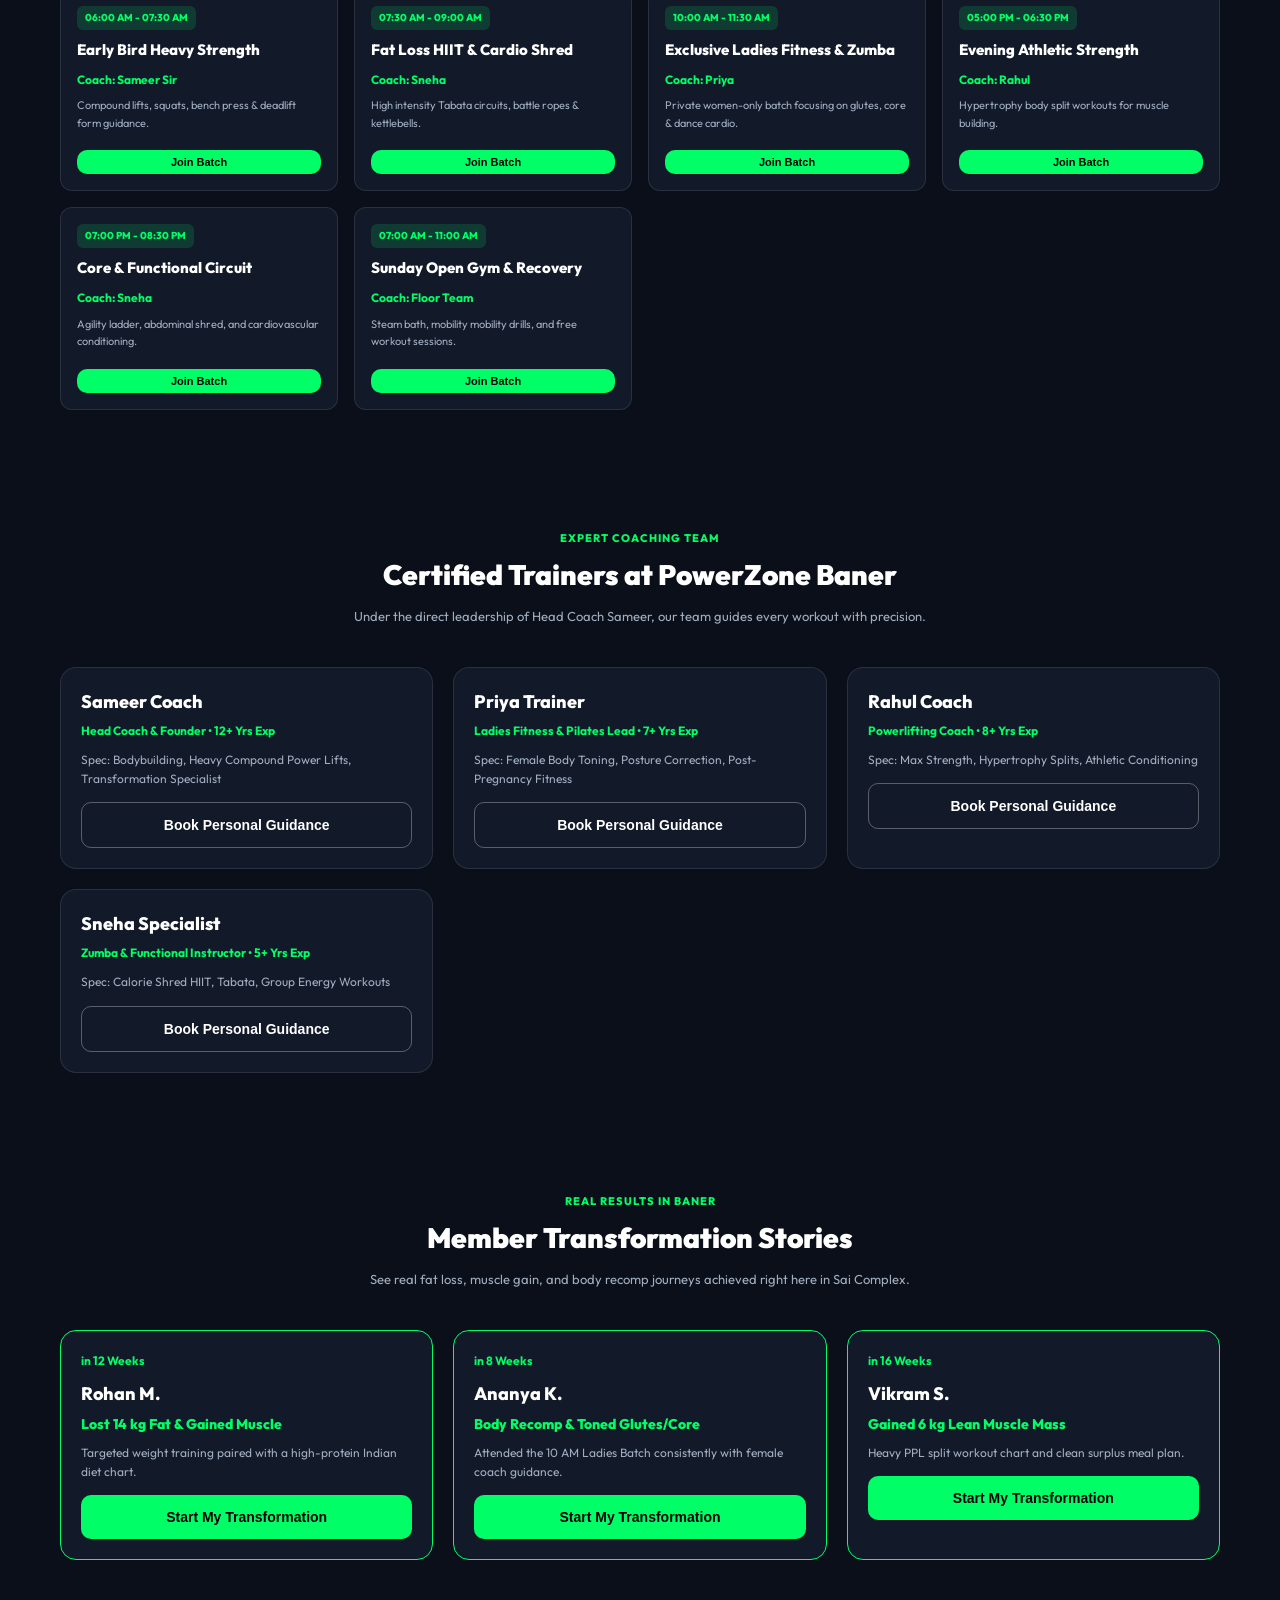
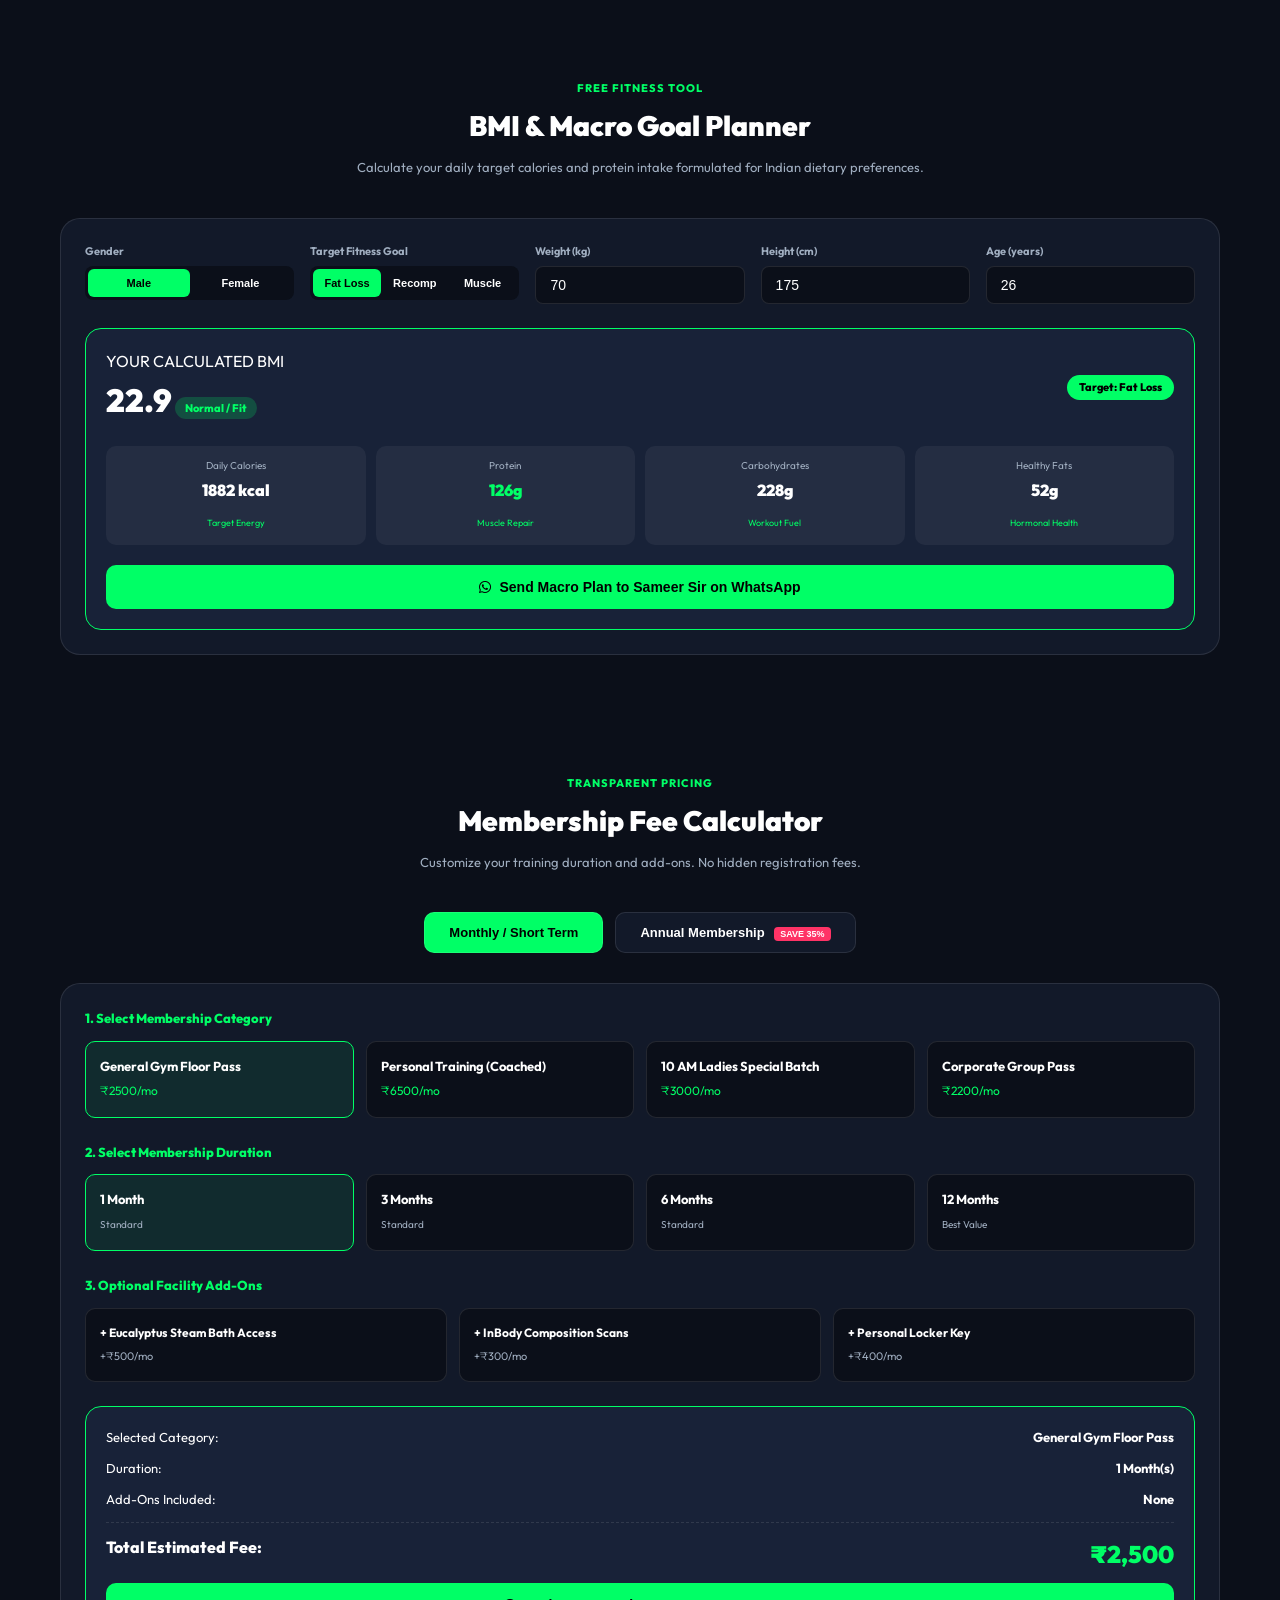
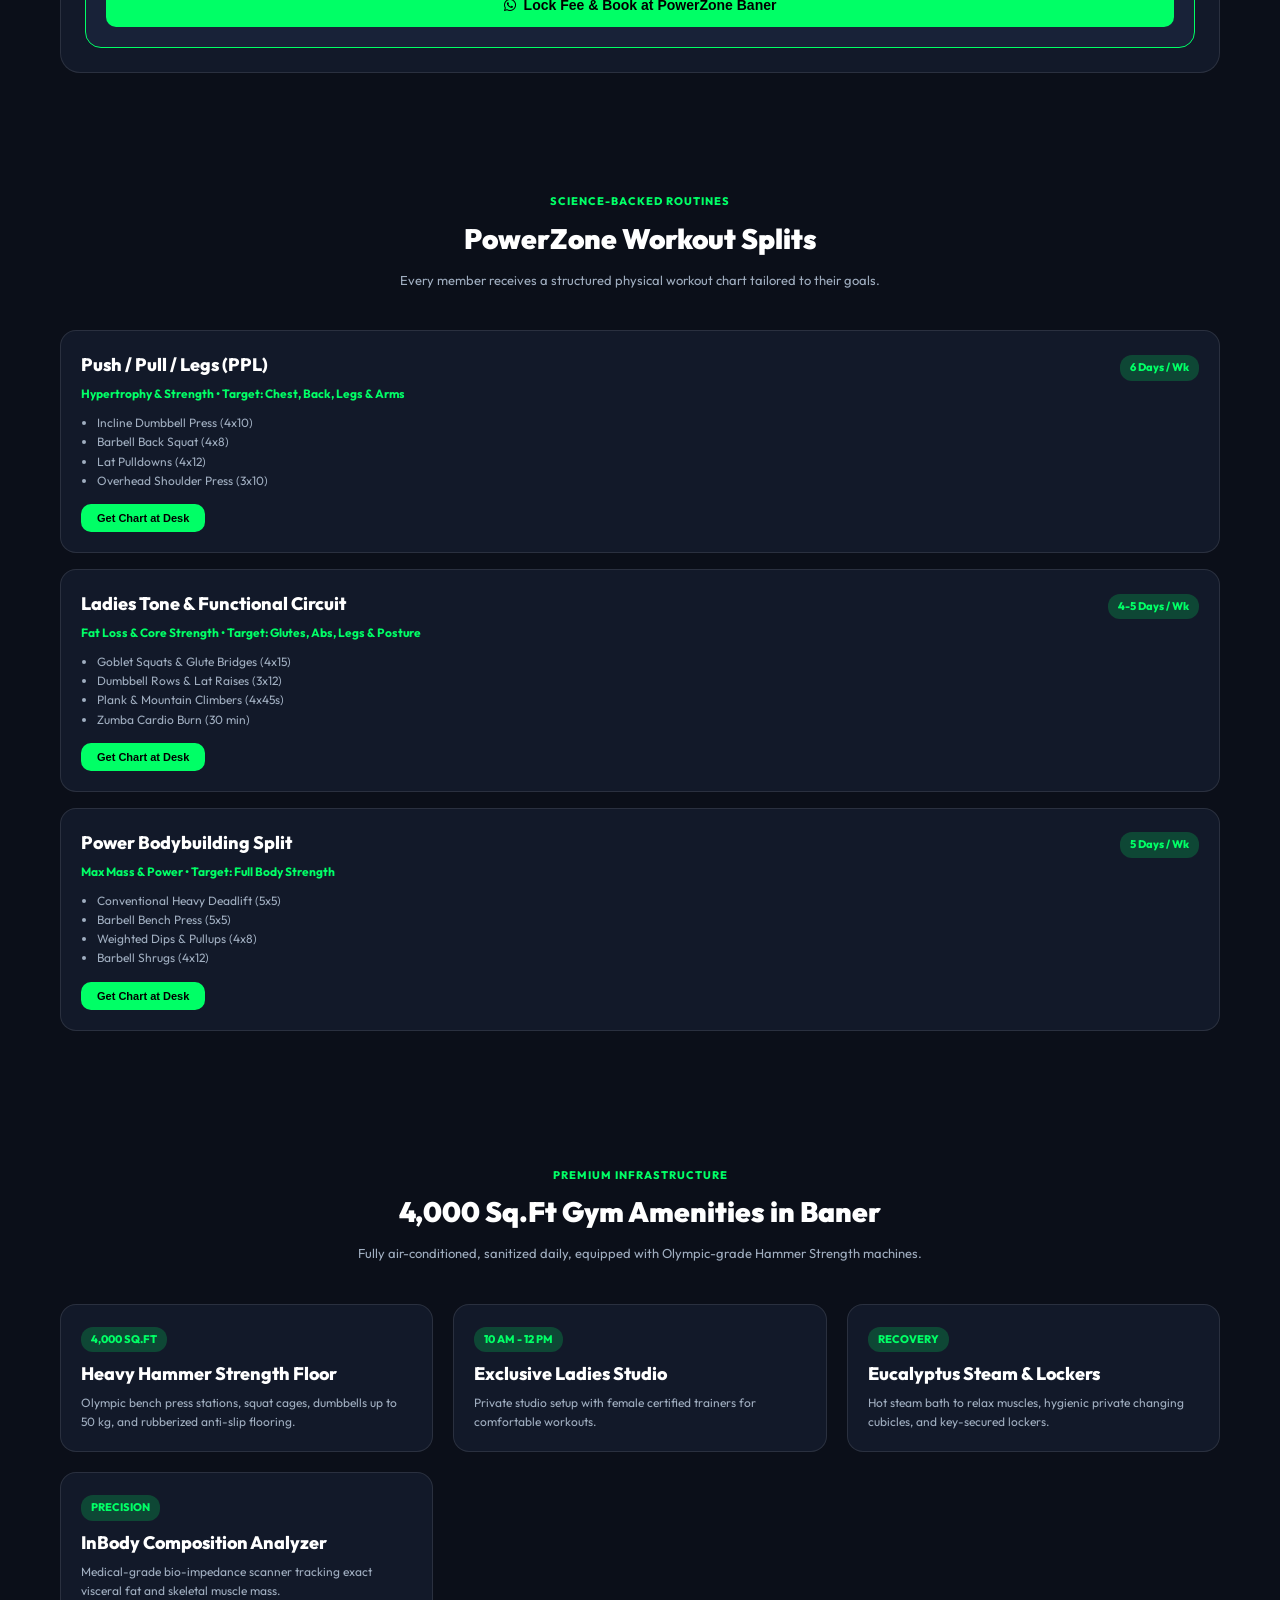
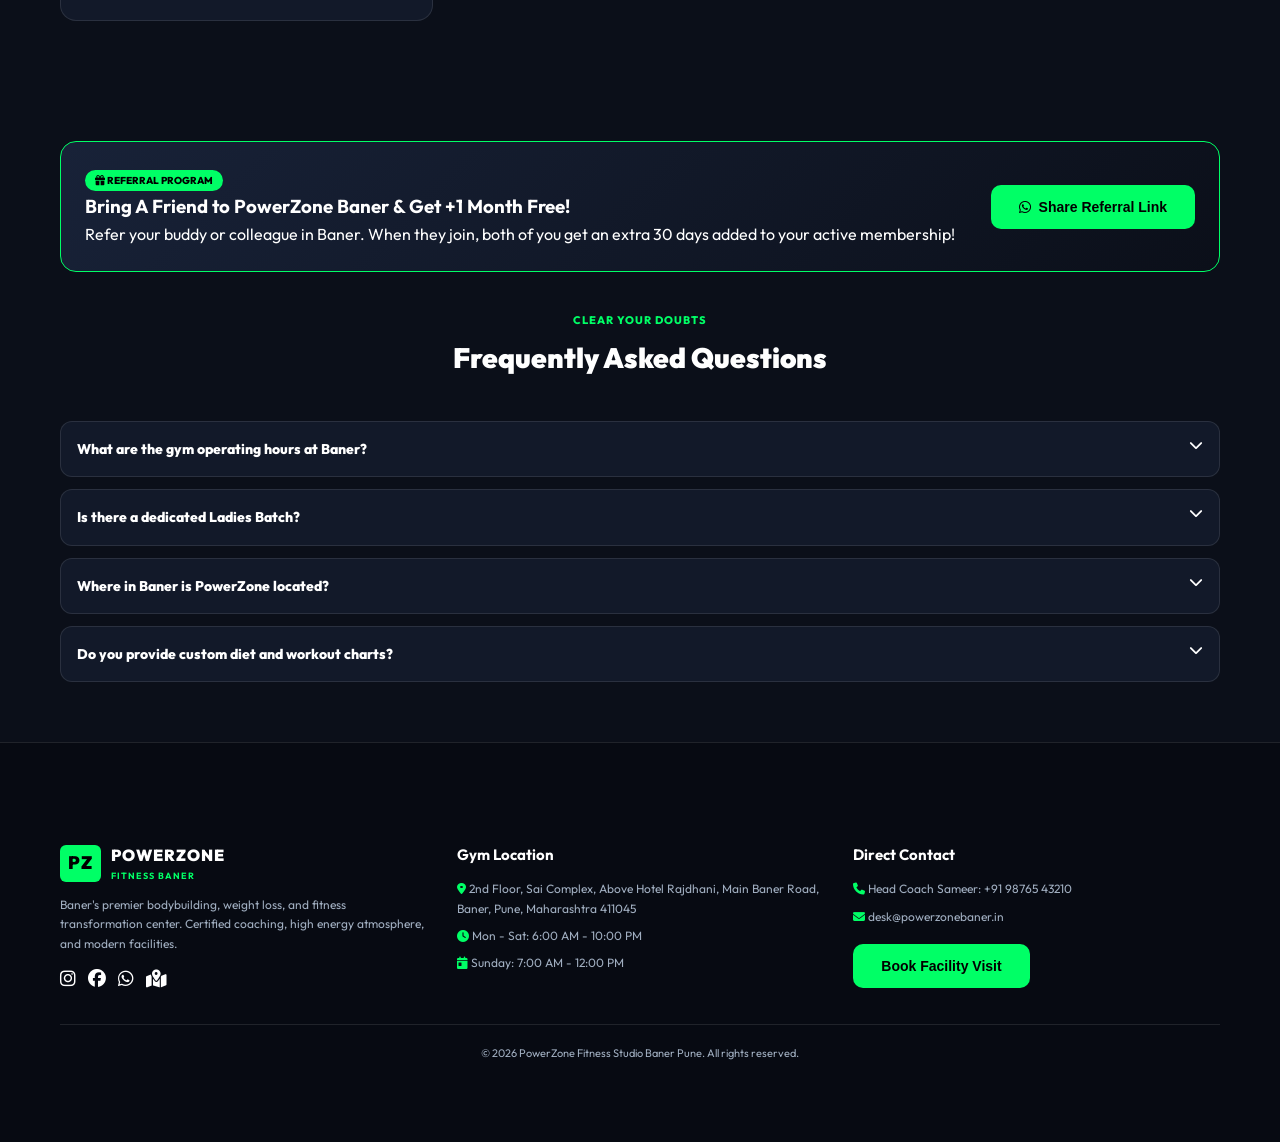
<file: app/src/main/assets/web/index.html>
<!DOCTYPE html>
<html lang="en">
<head>
    <meta charset="UTF-8">
    <meta name="viewport" content="width=device-width, initial-scale=1.0">
    <title>PowerZone Fitness Studio Baner Pune | Premium Gym & Transformation Center</title>
    <!-- Google Fonts -->
    <link rel="preconnect" href="https://fonts.googleapis.com">
    <link rel="preconnect" href="https://fonts.gstatic.com" crossorigin>
    <link href="https://fonts.googleapis.com/css2?family=Montserrat:wght@400;600;700;800;900&family=Outfit:wght@400;500;600;700;800&display=swap" rel="stylesheet">
    <!-- FontAwesome Icons -->
    <link rel="stylesheet" href="https://cdnjs.cloudflare.com/ajax/libs/font-awesome/6.4.0/css/all.min.css">
    <!-- Custom CSS -->
    <link rel="stylesheet" href="styles.css">
</head>
<body>

    <!-- STICKY TOP HEADER & NAVIGATION -->
    <header class="navbar" id="navbar">
        <div class="nav-container">
            <div class="brand-logo" onclick="scrollToSection('hero')">
                <span class="brand-pz">PZ</span>
                <div class="brand-text">
                    <span class="brand-title">POWERZONE</span>
                    <span class="brand-sub">FITNESS BANER</span>
                </div>
            </div>

            <nav class="nav-links">
                <a href="#hero">Home</a>
                <a href="#timetable">Timetable</a>
                <a href="#trainers">Trainers</a>
                <a href="#transformations">Results</a>
                <a href="#calculator">Fee Estimator</a>
                <a href="#macros">Goal Planner</a>
                <a href="#amenities">Amenities</a>
                <a href="#faq">FAQ</a>
            </nav>

            <div class="nav-actions">
                <a href="tel:+919876543210" class="btn-phone">
                    <i class="fa-solid fa-phone"></i> <span>Call Desk</span>
                </a>
                <button class="btn-trial" onclick="openBookingModal('3-Day Free Trial Pass')">
                    Free 3-Day Pass
                </button>
            </div>
        </div>
    </header>

    <!-- STORY REELS & HIGHLIGHTS STRIP -->
    <section class="stories-strip">
        <div class="stories-container">
            <div class="stories-header">
                <span class="pulse-dot"></span>
                <span class="stories-title">BANER GYM VIBES & LIVE REELS</span>
                <span class="stories-sub">Tap bubble to view highlight</span>
            </div>
            <div class="stories-row" id="storiesRow">
                <!-- Dynamically Populated by script.js -->
            </div>
        </div>
    </section>

    <!-- HERO SECTION -->
    <section class="hero-section" id="hero">
        <div class="hero-overlay"></div>
        <div class="hero-content">
            <div class="badge-tag">
                <i class="fa-solid fa-location-dot"></i> Sai Complex, Main Baner Road, Pune
            </div>
            <h1 class="hero-heading">
                TRANSFORM YOUR BODY AT <span class="text-neon">BANER'S #1</span> POWERZONE GYM
            </h1>
            <p class="hero-subtext">
                4,000 Sq.Ft Heavy Hammer Strength Floor • Dedicated 10 AM Ladies Batch • Certified Personal Trainers & Customized Indian Nutrition Plans.
            </p>

            <div class="hero-cta-group">
                <button class="btn-primary-neon" onclick="openBookingModal('3-Day Free Trial Pass')">
                    <i class="fa-solid fa-fire"></i> Claim 3-Day Free Trial Pass
                </button>
                <button class="btn-secondary-outline" onclick="scrollToSection('calculator')">
                    <i class="fa-solid fa-calculator"></i> Calculate Membership Fee
                </button>
            </div>

            <!-- KEY STATS COUNTER BAR -->
            <div class="hero-stats-grid">
                <div class="stat-card">
                    <span class="stat-num text-neon">4.9 ★</span>
                    <span class="stat-label">350+ Google Reviews</span>
                </div>
                <div class="stat-card">
                    <span class="stat-num">4,000</span>
                    <span class="stat-label">Sq.Ft AC Gym Floor</span>
                </div>
                <div class="stat-card">
                    <span class="stat-num text-neon">2,500+</span>
                    <span class="stat-label">Baner Transformations</span>
                </div>
                <div class="stat-card">
                    <span class="stat-num">10 AM</span>
                    <span class="stat-label">Exclusive Ladies Batch</span>
                </div>
            </div>
        </div>
    </section>

    <!-- GOOGLE REVIEWS WIDGET -->
    <section class="reviews-section" id="reviews">
        <div class="section-container">
            <div class="section-header">
                <span class="section-tag">VERIFIED GOOGLE RATINGS</span>
                <h2>Rated 4.9/5 By 350+ Fitness Enthusiasts in Baner</h2>
            </div>
            <div class="reviews-grid" id="reviewsGrid">
                <!-- Dynamically populated -->
            </div>
        </div>
    </section>

    <!-- CLASS TIMETABLE SECTION -->
    <section class="timetable-section" id="timetable">
        <div class="section-container">
            <div class="section-header">
                <span class="section-tag">DAILY SCHEDULE & BATCHES</span>
                <h2>Class & Training Timetable</h2>
                <p>Morning 6:00 AM to Evening 10:00 PM schedules organized for busy Baner professionals and ladies.</p>
            </div>

            <div class="timetable-tabs" id="timetableTabs">
                <button class="tab-btn active" onclick="filterTimetable('Mon-Sat')">Mon - Sat</button>
                <button class="tab-btn" onclick="filterTimetable('Ladies Batch')">Ladies Batch (10 AM)</button>
                <button class="tab-btn" onclick="filterTimetable('Evening Batch')">Evening Batches</button>
                <button class="tab-btn" onclick="filterTimetable('Sunday')">Sunday Schedule</button>
            </div>

            <div class="timetable-cards-grid" id="timetableGrid">
                <!-- Dynamically populated -->
            </div>
        </div>
    </section>

    <!-- TRAINERS SHOWCASE -->
    <section class="trainers-section" id="trainers">
        <div class="section-container">
            <div class="section-header">
                <span class="section-tag">EXPERT COACHING TEAM</span>
                <h2>Certified Trainers at PowerZone Baner</h2>
                <p>Under the direct leadership of Head Coach Sameer, our team guides every workout with precision.</p>
            </div>
            <div class="trainers-grid" id="trainersGrid">
                <!-- Dynamically populated -->
            </div>
        </div>
    </section>

    <!-- BEFORE / AFTER TRANSFORMATIONS -->
    <section class="transformations-section" id="transformations">
        <div class="section-container">
            <div class="section-header">
                <span class="section-tag">REAL RESULTS IN BANER</span>
                <h2>Member Transformation Stories</h2>
                <p>See real fat loss, muscle gain, and body recomp journeys achieved right here in Sai Complex.</p>
            </div>
            <div class="transformations-grid" id="transformationsGrid">
                <!-- Dynamically populated -->
            </div>
        </div>
    </section>

    <!-- BMI, BMR & MACRO GOAL PLANNER -->
    <section class="macros-section" id="macros">
        <div class="section-container">
            <div class="section-header">
                <span class="section-tag">FREE FITNESS TOOL</span>
                <h2>BMI & Macro Goal Planner</h2>
                <p>Calculate your daily target calories and protein intake formulated for Indian dietary preferences.</p>
            </div>

            <div class="macro-planner-card">
                <div class="macro-inputs-grid">
                    <div class="input-group">
                        <label>Gender</label>
                        <div class="toggle-switch">
                            <button class="toggle-btn active" id="genderMale" onclick="setGender('Male')">Male</button>
                            <button class="toggle-btn" id="genderFemale" onclick="setGender('Female')">Female</button>
                        </div>
                    </div>

                    <div class="input-group">
                        <label>Target Fitness Goal</label>
                        <div class="toggle-switch">
                            <button class="toggle-btn active" id="goalFatLoss" onclick="setGoal('Fat Loss')">Fat Loss</button>
                            <button class="toggle-btn" id="goalRecomp" onclick="setGoal('Body Recomp')">Recomp</button>
                            <button class="toggle-btn" id="goalMuscle" onclick="setGoal('Muscle Gain')">Muscle</button>
                        </div>
                    </div>

                    <div class="input-group">
                        <label for="weightInput">Weight (kg)</label>
                        <input type="number" id="weightInput" value="70" oninput="calculateMacros()">
                    </div>

                    <div class="input-group">
                        <label for="heightInput">Height (cm)</label>
                        <input type="number" id="heightInput" value="175" oninput="calculateMacros()">
                    </div>

                    <div class="input-group">
                        <label for="ageInput">Age (years)</label>
                        <input type="number" id="ageInput" value="26" oninput="calculateMacros()">
                    </div>
                </div>

                <!-- OUTPUT RESULTS BOX -->
                <div class="macro-results-card">
                    <div class="macro-result-header">
                        <div>
                            <span class="res-label">YOUR CALCULATED BMI</span>
                            <div class="res-val-group">
                                <span class="res-val-large" id="bmiValue">22.9</span>
                                <span class="res-badge" id="bmiBadge">Normal / Fit</span>
                            </div>
                        </div>
                        <div class="target-chip" id="targetGoalChip">Target: Fat Loss</div>
                    </div>

                    <div class="macro-grid">
                        <div class="macro-box">
                            <span class="m-title">Daily Calories</span>
                            <span class="m-val" id="calValue">1850 kcal</span>
                            <span class="m-sub">Target Energy</span>
                        </div>
                        <div class="macro-box">
                            <span class="m-title">Protein</span>
                            <span class="m-val text-neon" id="protValue">126g</span>
                            <span class="m-sub">Muscle Repair</span>
                        </div>
                        <div class="macro-box">
                            <span class="m-title">Carbohydrates</span>
                            <span class="m-val" id="carbValue">190g</span>
                            <span class="m-sub">Workout Fuel</span>
                        </div>
                        <div class="macro-box">
                            <span class="m-title">Healthy Fats</span>
                            <span class="m-val" id="fatsValue">51g</span>
                            <span class="m-sub">Hormonal Health</span>
                        </div>
                    </div>

                    <button class="btn-primary-neon full-width" onclick="sendMacroPlanToWhatsApp()">
                        <i class="fa-brands fa-whatsapp"></i> Send Macro Plan to Sameer Sir on WhatsApp
                    </button>
                </div>
            </div>
        </div>
    </section>

    <!-- MEMBERSHIP FEE CALCULATOR & ESTIMATOR -->
    <section class="calculator-section" id="calculator">
        <div class="section-container">
            <div class="section-header">
                <span class="section-tag">TRANSPARENT PRICING</span>
                <h2>Membership Fee Calculator</h2>
                <p>Customize your training duration and add-ons. No hidden registration fees.</p>
            </div>

            <!-- BILLING CYCLE TOGGLE -->
            <div class="billing-toggle-container">
                <button class="billing-btn active" id="btnMonthly" onclick="setAnnualBilling(false)">
                    Monthly / Short Term
                </button>
                <button class="billing-btn" id="btnAnnual" onclick="setAnnualBilling(true)">
                    Annual Membership <span class="save-badge">SAVE 35%</span>
                </button>
            </div>

            <div class="calculator-card">
                <!-- CATEGORY SELECTION -->
                <div class="calc-step">
                    <label class="step-label">1. Select Membership Category</label>
                    <div class="category-grid" id="categoryGrid">
                        <!-- Dynamically populated -->
                    </div>
                </div>

                <!-- DURATION SELECTION -->
                <div class="calc-step">
                    <label class="step-label">2. Select Membership Duration</label>
                    <div class="duration-grid" id="durationGrid">
                        <!-- Dynamically populated -->
                    </div>
                </div>

                <!-- ADD-ONS CHECKBOXES -->
                <div class="calc-step">
                    <label class="step-label">3. Optional Facility Add-Ons</label>
                    <div class="addons-grid" id="addonsGrid">
                        <!-- Dynamically populated -->
                    </div>
                </div>

                <!-- FINAL ESTIMATE DISPLAY -->
                <div class="calc-summary-card">
                    <div class="summary-row">
                        <span>Selected Category:</span>
                        <strong id="summaryCategory">General Gym Floor Pass</strong>
                    </div>
                    <div class="summary-row">
                        <span>Duration:</span>
                        <strong id="summaryDuration">1 Month</strong>
                    </div>
                    <div class="summary-row">
                        <span>Add-Ons Included:</span>
                        <strong id="summaryAddons">None</strong>
                    </div>
                    <hr class="divider">
                    <div class="summary-row total-row">
                        <span>Total Estimated Fee:</span>
                        <span class="total-price text-neon" id="summaryTotal">₹2,500</span>
                    </div>

                    <button class="btn-primary-neon full-width" onclick="sendFeeEstimateWhatsApp()">
                        <i class="fa-brands fa-whatsapp"></i> Lock Fee & Book at PowerZone Baner
                    </button>
                </div>
            </div>
        </div>
    </section>

    <!-- WORKOUT SPLIT ROUTINES -->
    <section class="splits-section" id="splits">
        <div class="section-container">
            <div class="section-header">
                <span class="section-tag">SCIENCE-BACKED ROUTINES</span>
                <h2>PowerZone Workout Splits</h2>
                <p>Every member receives a structured physical workout chart tailored to their goals.</p>
            </div>

            <div class="splits-container" id="splitsContainer">
                <!-- Dynamically populated -->
            </div>
        </div>
    </section>

    <!-- AMENITIES SHOWCASE -->
    <section class="amenities-section" id="amenities">
        <div class="section-container">
            <div class="section-header">
                <span class="section-tag">PREMIUM INFRASTRUCTURE</span>
                <h2>4,000 Sq.Ft Gym Amenities in Baner</h2>
                <p>Fully air-conditioned, sanitized daily, equipped with Olympic-grade Hammer Strength machines.</p>
            </div>

            <div class="amenities-grid" id="amenitiesGrid">
                <!-- Dynamically populated -->
            </div>
        </div>
    </section>

    <!-- FAQ & REFERRAL PROGRAM -->
    <section class="faq-section" id="faq">
        <div class="section-container">
            <!-- REFERRAL CARD -->
            <div class="referral-banner">
                <div class="ref-content">
                    <span class="ref-badge"><i class="fa-solid fa-gift"></i> REFERRAL PROGRAM</span>
                    <h3>Bring A Friend to PowerZone Baner & Get +1 Month Free!</h3>
                    <p>Refer your buddy or colleague in Baner. When they join, both of you get an extra 30 days added to your active membership!</p>
                </div>
                <button class="btn-primary-neon" onclick="shareReferralWhatsApp()">
                    <i class="fa-brands fa-whatsapp"></i> Share Referral Link
                </button>
            </div>

            <div class="section-header" style="margin-top: 40px;">
                <span class="section-tag">CLEAR YOUR DOUBTS</span>
                <h2>Frequently Asked Questions</h2>
            </div>

            <div class="faq-accordion" id="faqAccordion">
                <!-- Dynamically populated -->
            </div>
        </div>
    </section>

    <!-- CONTACT & FOOTER -->
    <footer class="footer-section" id="contact">
        <div class="section-container">
            <div class="footer-grid">
                <div class="footer-brand">
                    <div class="brand-logo">
                        <span class="brand-pz">PZ</span>
                        <div class="brand-text">
                            <span class="brand-title">POWERZONE</span>
                            <span class="brand-sub">FITNESS BANER</span>
                        </div>
                    </div>
                    <p>Baner's premier bodybuilding, weight loss, and fitness transformation center. Certified coaching, high energy atmosphere, and modern facilities.</p>
                    <div class="social-links">
                        <a href="#"><i class="fa-brands fa-instagram"></i></a>
                        <a href="#"><i class="fa-brands fa-facebook"></i></a>
                        <a href="https://wa.me/919876543210"><i class="fa-brands fa-whatsapp"></i></a>
                        <a href="#"><i class="fa-solid fa-map-location-dot"></i></a>
                    </div>
                </div>

                <div class="footer-col">
                    <h4>Gym Location</h4>
                    <p><i class="fa-solid fa-location-dot text-neon"></i> 2nd Floor, Sai Complex, Above Hotel Rajdhani, Main Baner Road, Baner, Pune, Maharashtra 411045</p>
                    <p><i class="fa-solid fa-clock text-neon"></i> Mon - Sat: 6:00 AM - 10:00 PM</p>
                    <p><i class="fa-solid fa-calendar-day text-neon"></i> Sunday: 7:00 AM - 12:00 PM</p>
                </div>

                <div class="footer-col">
                    <h4>Direct Contact</h4>
                    <p><i class="fa-solid fa-phone text-neon"></i> Head Coach Sameer: +91 98765 43210</p>
                    <p><i class="fa-solid fa-envelope text-neon"></i> desk@powerzonebaner.in</p>
                    <button class="btn-primary-neon mt-10" onclick="openBookingModal('General Visit Inquiry')">
                        Book Facility Visit
                    </button>
                </div>
            </div>

            <div class="footer-bottom">
                <p>© 2026 PowerZone Fitness Studio Baner Pune. All rights reserved.</p>
            </div>
        </div>
    </footer>

    <!-- FLOATING WHATSAPP BUTTON & POPOVER -->
    <div class="floating-whatsapp-container">
        <div class="whatsapp-popover" id="whatsappPopover">
            <div class="popover-header">
                <div class="online-indicator">
                    <span class="dot"></span>
                    <strong>PowerZone Desk & Coach Sameer</strong>
                </div>
                <button class="popover-close" onclick="toggleWhatsAppPopover()">&times;</button>
            </div>
            <p class="popover-sub">Instant reply for Baner queries:</p>
            <div class="popover-options">
                <div class="pop-opt" onclick="sendQuickWhatsApp('3-Day Free Trial Pass')">
                    <span>3-Day Free Trial Pass</span> <i class="fa-solid fa-paper-plane"></i>
                </div>
                <div class="pop-opt" onclick="sendQuickWhatsApp('Ladies Batch Timings (10 AM)')">
                    <span>10 AM Ladies Batch Inquiry</span> <i class="fa-solid fa-paper-plane"></i>
                </div>
                <div class="pop-opt" onclick="sendQuickWhatsApp('Membership Fee Details')">
                    <span>Membership Fee Chart</span> <i class="fa-solid fa-paper-plane"></i>
                </div>
                <div class="pop-opt" onclick="sendQuickWhatsApp('Personal Training & Diet')">
                    <span>Personal Training & Nutrition</span> <i class="fa-solid fa-paper-plane"></i>
                </div>
            </div>
        </div>

        <button class="whatsapp-fab" onclick="toggleWhatsAppPopover()">
            <i class="fa-brands fa-whatsapp"></i>
        </button>
    </div>

    <!-- GENERAL BOOKING MODAL -->
    <div class="modal-overlay" id="bookingModal">
        <div class="modal-card">
            <div class="modal-header">
                <h3 id="modalTitle">Book 3-Day Free Trial Pass</h3>
                <button class="modal-close" onclick="closeBookingModal()">&times;</button>
            </div>
            <div class="modal-body">
                <p class="modal-desc">Fill in your details to receive an instant WhatsApp confirmation pass from Sameer Sir:</p>
                <form id="bookingForm" onsubmit="handleBookingSubmit(event)">
                    <div class="form-group">
                        <label>Your Full Name</label>
                        <input type="text" id="custName" placeholder="e.g. Rahul Sharma" required>
                    </div>
                    <div class="form-group">
                        <label>Phone Number (WhatsApp)</label>
                        <input type="tel" id="custPhone" placeholder="e.g. 9876543210" required>
                    </div>
                    <div class="form-group">
                        <label>Selected Batch / Goal</label>
                        <select id="custBatch">
                            <option value="Morning Batch (6 AM - 10 AM)">Morning Batch (6 AM - 10 AM)</option>
                            <option value="Exclusive Ladies Batch (10 AM - 12 PM)">Exclusive Ladies Batch (10 AM - 12 PM)</option>
                            <option value="Afternoon Lean Hour (12 PM - 5 PM)">Afternoon Lean Hour (12 PM - 5 PM)</option>
                            <option value="Evening Prime Batch (5 PM - 10 PM)">Evening Prime Batch (5 PM - 10 PM)</option>
                        </select>
                    </div>
                    <button type="submit" class="btn-primary-neon full-width">
                        <i class="fa-brands fa-whatsapp"></i> Generate WhatsApp Confirmation Pass
                    </button>
                </form>
            </div>
        </div>
    </div>

    <!-- STORY REEL MODAL -->
    <div class="modal-overlay" id="storyModal">
        <div class="modal-card story-card">
            <div class="modal-header">
                <div class="story-author-info">
                    <div class="pz-avatar">PZ</div>
                    <div>
                        <strong id="storyAuthor">PowerZone Baner</strong>
                        <span id="storyMeta">Category: Strength</span>
                    </div>
                </div>
                <button class="modal-close" onclick="closeStoryModal()">&times;</button>
            </div>
            <div class="modal-body">
                <div class="story-preview-box" id="storyBox">
                    <span class="story-tag-badge" id="storyTagBadge">HEAVY LIFT</span>
                    <h2 id="storyHighlight">Member PR: 180kg Deadlift</h2>
                    <p class="story-sub-tag"><i class="fa-solid fa-circle-play text-neon"></i> POWERZONE BANER HIGHLIGHT REEL</p>
                </div>
                <p class="story-detail-text" id="storyDetails">Details go here...</p>
                <button class="btn-primary-neon full-width" onclick="closeStoryModal(); openBookingModal('Claim Trial Pass from Story');">
                    Claim 3-Day Trial Pass at Baner
                </button>
            </div>
        </div>
    </div>

    <!-- JavaScript File -->
    <script src="script.js"></script>
</body>
</html>
</file>
<file: styles.css>
/* ==========================================================================
   POWERZONE FITNESS STUDIO - SEPARATE STYLESHEET (styles.css)
   ========================================================================== */

:root {
  --bg-dark: #0F1115;
  --bg-card: #181B22;
  --bg-card-hover: #212530;
  --primary: #CCFF00; /* Energetic Neon Green Accent */
  --primary-hover: #b3e600;
  --primary-dark: #88b300;
  --secondary: #FF5722; /* High Energy Orange */
  --whatsapp-color: #25D366;
  --text-main: #FFFFFF;
  --text-muted: #9AA0A6;
  --border-color: rgba(204, 255, 0, 0.25);
  --border-subtle: rgba(255, 255, 255, 0.1);
  --font-family: 'Outfit', -apple-system, BlinkMacSystemFont, "Segoe UI", Roboto, sans-serif;
  --radius-lg: 16px;
  --radius-md: 10px;
  --radius-sm: 6px;
  --transition: all 0.25s ease-in-out;
}

/* Reset & Base Settings */
* {
  margin: 0;
  padding: 0;
  box-sizing: border-box;
}

html {
  scroll-behavior: smooth;
  font-family: var(--font-family);
  background-color: var(--bg-dark);
  color: var(--text-main);
  line-height: 1.6;
}

body {
  overflow-x: hidden;
}

/* Typography & Utilities */
h1, h2, h3, h4 {
  font-weight: 700;
  letter-spacing: -0.02em;
  color: var(--text-main);
}

a {
  text-decoration: none;
  color: inherit;
}

.text-center { text-align: center; }

/* Buttons */
.btn {
  display: inline-flex;
  align-items: center;
  justify-content: center;
  font-family: var(--font-family);
  font-weight: 700;
  padding: 10px 20px;
  border-radius: var(--radius-md);
  border: none;
  cursor: pointer;
  transition: var(--transition);
  font-size: 14px;
  white-space: nowrap;
}

.btn-primary {
  background-color: var(--primary);
  color: #000;
}

.btn-primary:hover {
  background-color: var(--primary-hover);
  transform: translateY(-2px);
  box-shadow: 0 6px 20px rgba(204, 255, 0, 0.3);
}

.btn-outline {
  background: transparent;
  border: 1px solid var(--primary);
  color: var(--primary);
}

.btn-outline:hover {
  background: rgba(204, 255, 0, 0.1);
}

.btn-whatsapp {
  background-color: var(--whatsapp-color);
  color: #FFFFFF;
}

.btn-whatsapp:hover {
  background-color: #1ebc57;
  box-shadow: 0 6px 20px rgba(37, 211, 102, 0.3);
}

.btn-xl {
  padding: 16px 28px;
  font-size: 16px;
  border-radius: var(--radius-lg);
}

.btn-sm {
  padding: 6px 14px;
  font-size: 12px;
}

.btn-block {
  width: 100%;
}

/* Navigation Bar */
.navbar {
  position: sticky;
  top: 0;
  z-index: 100;
  background: rgba(15, 17, 21, 0.92);
  backdrop-filter: blur(12px);
  border-bottom: 1px solid var(--border-subtle);
  padding: 14px 20px;
}

.nav-container {
  max-width: 1200px;
  margin: 0 auto;
  display: flex;
  align-items: center;
  justify-content: space-between;
}

.brand-logo {
  display: flex;
  align-items: center;
  gap: 8px;
  font-weight: 900;
  font-size: 20px;
  color: var(--primary);
}

.brand-logo small {
  font-size: 11px;
  color: var(--text-muted);
  background: rgba(255, 255, 255, 0.08);
  padding: 2px 6px;
  border-radius: 4px;
}

.nav-links {
  display: flex;
  gap: 24px;
}

.nav-links a {
  font-size: 14px;
  color: var(--text-muted);
  transition: var(--transition);
}

.nav-links a:hover {
  color: var(--primary);
}

.nav-actions {
  display: flex;
  flex-wrap: nowrap;
  align-items: center;
  gap: 12px;
}

/* Hero Section */
.hero-section {
  position: relative;
  display: flex;
  flex-direction: column;
  align-items: center;
  justify-content: center;
  padding: 60px 20px;
  background: radial-gradient(circle at 50% 20%, rgba(204, 255, 0, 0.18), transparent 60%), var(--bg-dark);
}

.hero-content {
  max-width: 900px;
  text-align: center;
  z-index: 2;
}

.hero-image-wrap {
  position: relative;
  width: 100%;
  max-width: 1000px;
  margin-top: 40px;
}

.hero-image {
  width: 100%;
  height: 420px;
  object-fit: cover;
  border-radius: var(--radius-lg);
  border: 1px solid var(--border-color);
  box-shadow: 0 20px 50px rgba(0, 0, 0, 0.6);
}

/* Right-aligned "Book Free Trial" CTA floating over the hero banner image */
.hero-image-cta {
  position: absolute;
  bottom: 24px;
  right: 24px;
  z-index: 3;
}

@media (max-width: 768px) {
  .hero-image {
    height: 260px;
  }

  .hero-image-cta {
    bottom: 14px;
    right: 14px;
    padding: 8px 16px;
    font-size: 12px;
  }

  .nav-actions {
    gap: 8px;
  }

  .nav-actions .btn {
    padding: 8px 12px;
    font-size: 12px;
  }
}

.badge-tag {
  display: inline-block;
  background: rgba(204, 255, 0, 0.15);
  color: var(--primary);
  border: 1px solid var(--border-color);
  padding: 6px 16px;
  border-radius: 30px;
  font-size: 12px;
  font-weight: 700;
  margin-bottom: 20px;
}

.hero-content h1 {
  font-size: clamp(32px, 5vw, 60px);
  line-height: 1.1;
  margin-bottom: 20px;
  text-transform: uppercase;
}

.hero-subtext {
  font-size: 18px;
  color: var(--text-muted);
  max-width: 700px;
  margin: 0 auto 30px auto;
}

.hero-cta-group {
  display: flex;
  justify-content: center;
  gap: 16px;
  flex-wrap: wrap;
  margin-bottom: 40px;
}

.hero-stats {
  display: inline-flex;
  justify-content: center;
  align-items: center;
  gap: 30px;
  background: rgba(24, 27, 34, 0.8);
  border: 1px solid var(--border-subtle);
  padding: 20px 30px;
  border-radius: var(--radius-lg);
}

.stat-item {
  display: flex;
  flex-direction: column;
}

.stat-number {
  font-size: 22px;
  font-weight: 900;
  color: var(--primary);
}

.stat-label {
  font-size: 12px;
  color: var(--text-muted);
}

.stat-divider {
  width: 1px;
  height: 30px;
  background: var(--border-subtle);
}

/* Sections */
.section {
  padding: 80px 20px;
}

.section-dark {
  background-color: #121419;
}

.section-container {
  max-width: 1200px;
  margin: 0 auto;
}

.section-subtitle {
  color: var(--primary);
  font-size: 12px;
  font-weight: 700;
  letter-spacing: 1px;
}

.section-header h2 {
  font-size: 32px;
  margin: 6px 0 12px 0;
}

.section-header p {
  color: var(--text-muted);
  max-width: 600px;
  margin: 0 auto 40px auto;
}

/* Google Reviews / Testimonials Section */
.reviews-grid {
  gap: 20px;
}

.review-card {
  background: var(--bg-card);
  border: 1px solid var(--border-subtle);
  border-radius: var(--radius-lg);
  padding: 22px;
}

.review-header {
  display: flex;
  align-items: center;
  gap: 12px;
  margin-bottom: 14px;
}

.reviewer-avatar {
  width: 44px;
  height: 44px;
  border-radius: 50%;
  object-fit: cover;
  border: 1.5px solid var(--primary);
  flex-shrink: 0;
}

.review-header-text h4 {
  font-size: 14px;
  margin-bottom: 2px;
}

.review-stars {
  color: #FFD700;
  font-size: 12px;
}

.review-comment {
  font-size: 13px;
  color: var(--text-muted);
}

/* Trainers Section */
.trainers-grid {
  display: grid;
  grid-template-columns: repeat(auto-fit, minmax(240px, 1fr));
  gap: 20px;
}

.trainer-card {
  background: var(--bg-card);
  border: 1px solid var(--border-subtle);
  border-radius: var(--radius-lg);
  padding: 20px;
  text-align: center;
  transition: var(--transition);
}

.trainer-card:hover {
  border-color: var(--primary);
  transform: translateY(-4px);
}

.trainer-img {
  width: 100%;
  height: 280px;
  object-fit: cover;
  border-radius: var(--radius-md);
  margin-bottom: 16px;
}

.trainer-card h3 {
  font-size: 17px;
  margin-bottom: 6px;
}

.trainer-role {
  color: var(--primary);
  font-size: 12px;
  font-weight: 700;
  margin-bottom: 10px;
}

.trainer-spec {
  font-size: 12px;
  color: var(--text-muted);
}

/* Class Timetable */
.timetable-controls {
  display: flex;
  justify-content: center;
  gap: 12px;
  margin-bottom: 30px;
}

.tab-btn {
  background: var(--bg-card);
  border: 1px solid var(--border-subtle);
  color: var(--text-muted);
  padding: 10px 20px;
  border-radius: 30px;
  cursor: pointer;
  font-weight: 600;
  transition: var(--transition);
}

.tab-btn.active {
  background: var(--primary);
  color: #000;
  border-color: var(--primary);
}

.timetable-grid {
  display: grid;
  grid-template-columns: repeat(auto-fit, minmax(280px, 1fr));
  gap: 20px;
}

.slot-card {
  background: var(--bg-card);
  border: 1px solid var(--border-subtle);
  padding: 20px;
  border-radius: var(--radius-lg);
  display: flex;
  flex-direction: column;
  justify-content: space-between;
}

.slot-time {
  font-size: 13px;
  color: var(--primary);
  font-weight: 700;
}

.slot-title {
  font-size: 18px;
  margin: 8px 0;
}

.slot-trainer {
  font-size: 13px;
  color: var(--text-muted);
  margin-bottom: 16px;
}

/* BMI Calculator */
.bmi-card {
  background: var(--bg-card);
  border: 1px solid var(--border-color);
  border-radius: var(--radius-lg);
  padding: 30px;
  display: grid;
  grid-template-columns: 1fr 1fr;
  gap: 30px;
}

.form-group {
  margin-bottom: 16px;
  display: flex;
  flex-direction: column;
  gap: 6px;
}

.form-group label {
  font-size: 13px;
  color: var(--text-muted);
}

.form-group input, .form-group select {
  background: var(--bg-dark);
  border: 1px solid var(--border-subtle);
  color: #fff;
  padding: 12px;
  border-radius: var(--radius-md);
  font-family: var(--font-family);
  font-size: 14px;
}

.bmi-result-panel {
  background: rgba(204, 255, 0, 0.05);
  border: 1px solid var(--border-color);
  border-radius: var(--radius-md);
  padding: 24px;
  display: flex;
  flex-direction: column;
  align-items: center;
  justify-content: center;
  text-align: center;
}

.gauge-value {
  font-size: 48px;
  font-weight: 900;
  color: var(--primary);
}

.gauge-status {
  font-size: 16px;
  font-weight: 700;
  margin-bottom: 16px;
}

/* Programs Grid */
.programs-grid {
  gap: 20px;
}

.program-card {
  position: relative;
  background: var(--bg-card);
  border: 1px solid var(--border-subtle);
  padding: 24px;
  border-radius: var(--radius-lg);
  transition: var(--transition);
}

.program-card:hover {
  transform: translateY(-4px);
  border-color: var(--primary);
}

.program-badge {
  position: absolute;
  top: 16px;
  right: 16px;
  background: var(--primary);
  color: #000;
  font-size: 10px;
  font-weight: 800;
  padding: 3px 8px;
  border-radius: 4px;
}

.program-badge.ladies {
  background: #E91E63;
  color: #FFF;
}

.program-icon {
  font-size: 32px;
  margin-bottom: 12px;
}

/* Transformation Wall */
.transformations-grid {
  display: grid;
  grid-template-columns: repeat(auto-fit, minmax(320px, 1fr));
  gap: 24px;
}

.transformation-card {
  background: var(--bg-card);
  border: 1px solid var(--border-subtle);
  border-radius: var(--radius-lg);
  padding: 24px;
}

.transformation-photo {
  width: 100%;
  height: 200px;
  object-fit: cover;
  border-radius: var(--radius-md);
  margin-bottom: 16px;
}

.transformation-header {
  display: flex;
  justify-content: space-between;
  align-items: center;
  margin-bottom: 16px;
}

.time-badge {
  background: rgba(204, 255, 0, 0.1);
  color: var(--primary);
  font-size: 12px;
  padding: 4px 10px;
  border-radius: 20px;
}

.transformation-metrics {
  display: flex;
  gap: 20px;
  margin-bottom: 16px;
  padding: 12px;
  background: var(--bg-dark);
  border-radius: var(--radius-md);
}

.valueHighlight {
  color: var(--primary);
  font-weight: 800;
}

/* Amenities / Facility Showcase */
.amenities-grid {
  gap: 20px;
}

.amenity-card {
  background: var(--bg-card);
  border: 1px solid var(--border-subtle);
  border-radius: var(--radius-lg);
  padding: 20px;
  transition: var(--transition);
}

.amenity-card:hover {
  border-color: var(--primary);
  transform: translateY(-4px);
}

.amenity-img {
  width: 100%;
  height: 160px;
  object-fit: cover;
  border-radius: var(--radius-md);
  margin-bottom: 14px;
}

.amenity-card h3 {
  font-size: 16px;
  margin-bottom: 8px;
}

.amenity-card p {
  font-size: 13px;
  color: var(--text-muted);
}

/* Gallery Section */
.gallery-grid {
  display: grid;
  grid-template-columns: repeat(3, 1fr);
  gap: 16px;
}

.gallery-item {
  border-radius: var(--radius-lg);
  overflow: hidden;
  height: 220px;
}

.gallery-img {
  width: 100%;
  height: 100%;
  object-fit: cover;
  transition: transform 0.4s ease;
}

.gallery-item:hover .gallery-img {
  transform: scale(1.08);
}

@media (max-width: 768px) {
  .gallery-grid {
    grid-template-columns: repeat(2, 1fr);
  }
}

@media (max-width: 480px) {
  .gallery-grid {
    grid-template-columns: 1fr;
  }
}

/* Pricing Toggle */
.pricing-toggle-container {
  display: flex;
  justify-content: center;
  align-items: center;
  gap: 16px;
  margin-bottom: 40px;
  font-weight: 600;
}

.save-tag {
  background: var(--secondary);
  color: #fff;
  padding: 2px 6px;
  border-radius: 4px;
  font-size: 10px;
}

.pricing-cards {
  display: grid;
  grid-template-columns: repeat(auto-fit, minmax(300px, 1fr));
  gap: 30px;
  max-width: 800px;
  margin: 0 auto;
}

.pricing-card {
  background: var(--bg-card);
  border: 1px solid var(--border-subtle);
  border-radius: var(--radius-lg);
  padding: 36px 28px;
  position: relative;
}

.pricing-card.featured {
  border-color: var(--primary);
  box-shadow: 0 0 30px rgba(204, 255, 0, 0.15);
}

.popular-ribbon {
  position: absolute;
  top: -12px;
  right: 20px;
  background: var(--primary);
  color: #000;
  font-size: 10px;
  font-weight: 900;
  padding: 4px 12px;
  border-radius: 12px;
}

.price {
  font-size: 36px;
  font-weight: 900;
  color: var(--primary);
  margin: 16px 0 24px 0;
}

.price span {
  font-size: 14px;
  color: var(--text-muted);
}

.plan-features {
  list-style: none;
  margin-bottom: 30px;
}

.plan-features li {
  margin-bottom: 12px;
  color: var(--text-muted);
  font-size: 14px;
}

/* FAQ List */
.faq-list {
  max-width: 800px;
  margin: 0 auto;
}

.faq-item {
  background: var(--bg-card);
  border: 1px solid var(--border-subtle);
  border-radius: var(--radius-md);
  margin-bottom: 12px;
  overflow: hidden;
}

.faq-question {
  padding: 18px 20px;
  display: flex;
  justify-content: space-between;
  align-items: center;
  cursor: pointer;
  font-weight: 600;
}

/* FAQ icon now driven purely by CSS based on .open state, so it always
   reflects the currently active item instead of staying stuck on the
   character that was hardcoded in the HTML. */
.faq-icon::before {
  content: '+';
  font-size: 18px;
  color: var(--primary);
}

.faq-item.open .faq-icon::before {
  content: '−';
}

.faq-answer {
  padding: 0 20px 20px 20px;
  color: var(--text-muted);
  font-size: 14px;
  display: none;
}

.faq-item.open .faq-answer {
  display: block;
}

/* Footer */
.footer {
  background: #090A0C;
  border-top: 1px solid var(--border-subtle);
  padding: 60px 20px 30px 20px;
}

.footer-container {
  max-width: 1200px;
  margin: 0 auto;
  display: grid;
  grid-template-columns: 2fr 1fr 1fr;
  gap: 40px;
  margin-bottom: 40px;
}

.footer-col h3 {
  color: var(--primary);
  margin-bottom: 12px;
}

.footer-col p {
  color: var(--text-muted);
  font-size: 13px;
  margin-bottom: 8px;
}

.footer-col ul {
  list-style: none;
}

.footer-col ul li {
  margin-bottom: 8px;
}

.footer-col ul li a {
  color: var(--text-muted);
  font-size: 13px;
}

.footer-bottom {
  text-align: center;
  border-top: 1px solid var(--border-subtle);
  padding-top: 20px;
  font-size: 12px;
  color: var(--text-muted);
}

/* Floating WhatsApp Button */
.floating-whatsapp {
  position: fixed;
  bottom: 24px;
  right: 24px;
  width: 56px;
  height: 56px;
  background-color: var(--whatsapp-color);
  color: #fff;
  border-radius: 50%;
  display: flex;
  align-items: center;
  justify-content: center;
  font-size: 28px;
  box-shadow: 0 8px 24px rgba(37, 211, 102, 0.4);
  z-index: 1000;
  transition: var(--transition);
}

.floating-whatsapp:hover {
  transform: scale(1.1);
}

/* Modals */
.modal {
  display: none;
  position: fixed;
  top: 0;
  left: 0;
  width: 100%;
  height: 100%;
  background: rgba(0, 0, 0, 0.8);
  backdrop-filter: blur(8px);
  z-index: 2000;
  align-items: center;
  justify-content: center;
}

.modal.active {
  display: flex;
}

.modal-content {
  background: var(--bg-card);
  border: 1px solid var(--border-color);
  border-radius: var(--radius-lg);
  padding: 30px;
  width: 90%;
  max-width: 480px;
  position: relative;
}

.modal-close {
  position: absolute;
  top: 16px;
  right: 20px;
  font-size: 24px;
  cursor: pointer;
  color: var(--text-muted);
}

.referral-box {
  background: var(--bg-dark);
  border: 1px dashed var(--primary);
  border-radius: var(--radius-md);
  padding: 16px;
  text-align: center;
  margin: 20px 0;
}

.code-display {
  font-size: 22px;
  font-weight: 900;
  color: var(--primary);
  letter-spacing: 2px;
}

/* ==========================================================================
   GENERIC SLIDER (used by Reviews, Programs, and Amenities sections)
   ========================================================================== */
.slider-wrap {
  position: relative;
}

.slider-track {
  display: flex;
  overflow-x: auto;
  scroll-snap-type: x mandatory;
  scroll-behavior: smooth;
  padding-bottom: 8px;
  -webkit-overflow-scrolling: touch;
}

.slider-track::-webkit-scrollbar {
  height: 6px;
}

.slider-track::-webkit-scrollbar-thumb {
  background: var(--border-color);
  border-radius: 10px;
}

.slider-track::-webkit-scrollbar-track {
  background: transparent;
}

.slider-track > * {
  scroll-snap-align: start;
  flex: 0 0 300px;
}

.slider-btn {
  position: absolute;
  top: 45%;
  transform: translateY(-50%);
  width: 40px;
  height: 40px;
  border-radius: 50%;
  background: var(--bg-card);
  border: 1px solid var(--border-color);
  color: var(--primary);
  font-size: 22px;
  line-height: 1;
  display: flex;
  align-items: center;
  justify-content: center;
  cursor: pointer;
  z-index: 5;
  transition: var(--transition);
}

.slider-btn:hover {
  background: var(--primary);
  color: #000;
}

.slider-btn-prev {
  left: -8px;
}

.slider-btn-next {
  right: -8px;
}

@media (max-width: 900px) {
  .slider-btn {
    display: none;
  }

  .slider-track > * {
    flex: 0 0 82%;
  }
}

@media (max-width: 480px) {
  .slider-track > * {
    flex: 0 0 90%;
  }
}

/* Responsive Media Queries */
@media (max-width: 768px) {
  .nav-links { display: none; }
  .bmi-card { grid-template-columns: 1fr; }
  .hero-stats { flex-direction: column; gap: 12px; width: 100%; }
  .stat-divider { display: none; }
  .footer-container { grid-template-columns: 1fr; }
}
</file>
<file: app/src/main/assets/web/styles.css>
/* POWERZONE FITNESS STUDIO BANER PUNE - MAIN STYLESHEET */

:root {
    --bg-dark: #0B0F19;
    --bg-card: #121929;
    --bg-surface: #182238;
    --neon-green: #00FF66;
    --neon-green-hover: #00CC52;
    --electric-blue: #00E5FF;
    --text-white: #FFFFFF;
    --text-muted: #A0AEC0;
    --gold-star: #FFD700;
    --border-color: rgba(255, 255, 255, 0.1);
    --font-primary: 'Outfit', 'Montserrat', sans-serif;
}

* {
    margin: 0;
    padding: 0;
    box-sizing: border-box;
}

body {
    background-color: var(--bg-dark);
    color: var(--text-white);
    font-family: var(--font-primary);
    line-height: 1.6;
    overflow-x: hidden;
}

/* UTILITIES */
.text-neon { color: var(--neon-green); }
.full-width { width: 100%; }
.mt-10 { margin-top: 10px; }

/* STICKY HEADER */
.navbar {
    position: sticky;
    top: 0;
    z-index: 1000;
    background-color: rgba(11, 15, 25, 0.95);
    backdrop-filter: blur(12px);
    border-bottom: 1px solid var(--border-color);
    padding: 12px 24px;
}

.nav-container {
    max-width: 1200px;
    margin: 0 auto;
    display: flex;
    align-items: center;
    justify-content: space-between;
}

.brand-logo {
    display: flex;
    align-items: center;
    gap: 10px;
    cursor: pointer;
}

.brand-pz {
    background-color: var(--neon-green);
    color: #000;
    font-weight: 900;
    font-size: 18px;
    padding: 4px 8px;
    border-radius: 6px;
    letter-spacing: 1px;
}

.brand-text {
    display: flex;
    flex-direction: column;
}

.brand-title {
    font-weight: 900;
    font-size: 16px;
    letter-spacing: 1px;
    color: var(--text-white);
}

.brand-sub {
    font-size: 9px;
    color: var(--neon-green);
    font-weight: 700;
    letter-spacing: 1px;
}

.nav-links {
    display: flex;
    gap: 20px;
}

.nav-links a {
    color: var(--text-muted);
    text-decoration: none;
    font-size: 13px;
    font-weight: 600;
    transition: color 0.3s ease;
}

.nav-links a:hover {
    color: var(--neon-green);
}

.nav-actions {
    display: flex;
    align-items: center;
    gap: 12px;
}

.btn-phone {
    color: var(--text-white);
    text-decoration: none;
    font-size: 12px;
    font-weight: 700;
    display: flex;
    align-items: center;
    gap: 6px;
}

.btn-trial {
    background-color: var(--neon-green);
    color: #000;
    border: none;
    padding: 8px 16px;
    border-radius: 8px;
    font-weight: 800;
    font-size: 12px;
    cursor: pointer;
    transition: transform 0.2s ease, background-color 0.2s ease;
}

.btn-trial:hover {
    background-color: var(--neon-green-hover);
    transform: translateY(-2px);
}

/* STORIES REELS STRIP */
.stories-strip {
    background-color: var(--bg-surface);
    padding: 14px 20px;
    border-bottom: 1px solid var(--border-color);
}

.stories-container {
    max-width: 1200px;
    margin: 0 auto;
}

.stories-header {
    display: flex;
    align-items: center;
    gap: 8px;
    margin-bottom: 10px;
}

.pulse-dot {
    width: 8px;
    height: 8px;
    background-color: var(--neon-green);
    border-radius: 50%;
    box-shadow: 0 0 10px var(--neon-green);
}

.stories-title {
    font-size: 11px;
    font-weight: 800;
    letter-spacing: 0.5px;
    color: var(--text-white);
}

.stories-sub {
    font-size: 10px;
    color: var(--text-muted);
    margin-left: auto;
}

.stories-row {
    display: flex;
    gap: 16px;
    overflow-x: auto;
    padding-bottom: 6px;
}

.stories-row::-webkit-scrollbar {
    height: 4px;
}

.stories-row::-webkit-scrollbar-thumb {
    background-color: rgba(255, 255, 255, 0.2);
    border-radius: 4px;
}

.story-bubble {
    display: flex;
    flex-direction: column;
    align-items: center;
    gap: 6px;
    cursor: pointer;
    min-width: 70px;
}

.story-ring {
    width: 64px;
    height: 64px;
    border-radius: 50%;
    padding: 2px;
    background: linear-gradient(135deg, var(--neon-green), var(--electric-blue));
}

.story-inner {
    width: 100%;
    height: 100%;
    border-radius: 50%;
    background-color: var(--bg-card);
    display: flex;
    flex-direction: column;
    align-items: center;
    justify-content: center;
    padding: 4px;
    text-align: center;
}

.story-inner i {
    color: var(--neon-green);
    font-size: 16px;
}

.story-tag {
    font-size: 8px;
    font-weight: 900;
    color: var(--text-white);
}

.story-label {
    font-size: 10px;
    color: var(--text-muted);
    font-weight: 500;
    white-space: nowrap;
}

/* HERO SECTION */
.hero-section {
    position: relative;
    padding: 80px 20px;
    background: linear-gradient(180deg, rgba(11, 15, 25, 0.8) 0%, rgba(11, 15, 25, 1) 100%),
                radial-gradient(circle at 50% 20%, rgba(0, 255, 102, 0.15) 0%, transparent 60%);
    text-align: center;
}

.hero-content {
    max-width: 900px;
    margin: 0 auto;
}

.badge-tag {
    display: inline-block;
    background-color: rgba(0, 255, 102, 0.15);
    color: var(--neon-green);
    border: 1px solid var(--neon-green);
    padding: 6px 14px;
    border-radius: 20px;
    font-size: 11px;
    font-weight: 800;
    margin-bottom: 20px;
}

.hero-heading {
    font-size: 38px;
    font-weight: 900;
    line-height: 1.2;
    margin-bottom: 16px;
}

.hero-subtext {
    font-size: 15px;
    color: var(--text-muted);
    max-width: 700px;
    margin: 0 auto 30px auto;
}

.hero-cta-group {
    display: flex;
    gap: 16px;
    justify-content: center;
    flex-wrap: wrap;
    margin-bottom: 40px;
}

.btn-primary-neon {
    background-color: var(--neon-green);
    color: #000;
    border: none;
    padding: 14px 28px;
    border-radius: 10px;
    font-weight: 800;
    font-size: 14px;
    cursor: pointer;
    transition: transform 0.2s ease, background-color 0.2s ease;
    display: inline-flex;
    align-items: center;
    justify-content: center;
    gap: 8px;
}

.btn-primary-neon:hover {
    background-color: var(--neon-green-hover);
    transform: translateY(-2px);
}

.btn-secondary-outline {
    background-color: transparent;
    color: var(--text-white);
    border: 1px solid rgba(255, 255, 255, 0.3);
    padding: 14px 28px;
    border-radius: 10px;
    font-weight: 700;
    font-size: 14px;
    cursor: pointer;
    transition: background-color 0.2s ease;
    display: inline-flex;
    align-items: center;
    justify-content: center;
    gap: 8px;
}

.btn-secondary-outline:hover {
    background-color: rgba(255, 255, 255, 0.1);
}

.hero-stats-grid {
    display: grid;
    grid-template-columns: repeat(auto-fit, minmax(180px, 1fr));
    gap: 16px;
    margin-top: 30px;
}

.stat-card {
    background-color: var(--bg-card);
    border: 1px solid var(--border-color);
    padding: 16px;
    border-radius: 12px;
    display: flex;
    flex-direction: column;
}

.stat-num {
    font-size: 24px;
    font-weight: 900;
}

.stat-label {
    font-size: 11px;
    color: var(--text-muted);
}

/* SECTION CONTAINERS & HEADERS */
.section-container {
    max-width: 1200px;
    margin: 0 auto;
    padding: 60px 20px;
}

.section-header {
    text-align: center;
    margin-bottom: 40px;
}

.section-tag {
    color: var(--neon-green);
    font-size: 11px;
    font-weight: 800;
    letter-spacing: 1px;
    display: block;
    margin-bottom: 6px;
}

.section-header h2 {
    font-size: 28px;
    font-weight: 900;
    margin-bottom: 8px;
}

.section-header p {
    color: var(--text-muted);
    font-size: 13px;
    max-width: 600px;
    margin: 0 auto;
}

/* REVIEWS GRID */
.reviews-grid {
    display: grid;
    grid-template-columns: repeat(auto-fit, minmax(280px, 1fr));
    gap: 20px;
}

.review-card {
    background-color: var(--bg-card);
    border: 1px solid var(--border-color);
    padding: 20px;
    border-radius: 14px;
}

.rev-header {
    display: flex;
    align-items: center;
    justify-content: space-between;
    margin-bottom: 12px;
}

.rev-stars {
    color: var(--gold-star);
    font-size: 12px;
}

.rev-badge {
    background-color: rgba(0, 229, 255, 0.15);
    color: var(--electric-blue);
    font-size: 10px;
    padding: 3px 8px;
    border-radius: 6px;
    font-weight: 700;
}

.rev-comment {
    font-size: 12px;
    color: #CBD5E1;
    margin-bottom: 12px;
}

.rev-author {
    font-weight: 700;
    font-size: 12px;
}

/* TIMETABLE SECTION */
.timetable-tabs {
    display: flex;
    gap: 10px;
    justify-content: center;
    flex-wrap: wrap;
    margin-bottom: 30px;
}

.tab-btn {
    background-color: var(--bg-card);
    color: var(--text-white);
    border: 1px solid var(--border-color);
    padding: 10px 20px;
    border-radius: 8px;
    font-weight: 700;
    font-size: 12px;
    cursor: pointer;
    transition: all 0.2s ease;
}

.tab-btn.active, .tab-btn:hover {
    background-color: var(--neon-green);
    color: #000;
    border-color: var(--neon-green);
}

.timetable-cards-grid {
    display: grid;
    grid-template-columns: repeat(auto-fit, minmax(260px, 1fr));
    gap: 16px;
}

.time-card {
    background-color: var(--bg-card);
    border: 1px solid var(--border-color);
    border-radius: 12px;
    padding: 16px;
    display: flex;
    flex-direction: column;
    gap: 8px;
}

.time-badge {
    background-color: rgba(0, 255, 102, 0.15);
    color: var(--neon-green);
    font-size: 10px;
    font-weight: 800;
    padding: 4px 8px;
    border-radius: 6px;
    align-self: flex-start;
}

/* TRAINERS & TRANSFORMATIONS GRID */
.trainers-grid, .transformations-grid, .amenities-grid {
    display: grid;
    grid-template-columns: repeat(auto-fit, minmax(280px, 1fr));
    gap: 20px;
}

.card-item {
    background-color: var(--bg-card);
    border: 1px solid var(--border-color);
    border-radius: 16px;
    padding: 20px;
}

.card-title {
    font-size: 18px;
    font-weight: 800;
    margin-bottom: 4px;
}

.card-sub {
    color: var(--neon-green);
    font-size: 12px;
    font-weight: 700;
    margin-bottom: 10px;
}

/* MACRO PLANNER */
.macro-planner-card {
    background-color: var(--bg-card);
    border: 1px solid var(--border-color);
    border-radius: 20px;
    padding: 24px;
}

.macro-inputs-grid {
    display: grid;
    grid-template-columns: repeat(auto-fit, minmax(180px, 1fr));
    gap: 16px;
    margin-bottom: 24px;
}

.input-group label {
    display: block;
    font-size: 11px;
    font-weight: 700;
    color: var(--text-muted);
    margin-bottom: 6px;
}

.input-group input {
    width: 100%;
    background-color: var(--bg-dark);
    border: 1px solid var(--border-color);
    padding: 10px 14px;
    border-radius: 8px;
    color: var(--text-white);
    font-size: 14px;
}

.toggle-switch {
    display: flex;
    background-color: var(--bg-dark);
    padding: 3px;
    border-radius: 8px;
}

.toggle-btn {
    flex: 1;
    background: none;
    border: none;
    color: var(--text-white);
    padding: 8px;
    font-size: 11px;
    font-weight: 700;
    border-radius: 6px;
    cursor: pointer;
}

.toggle-btn.active {
    background-color: var(--neon-green);
    color: #000;
}

.macro-results-card {
    background-color: var(--bg-surface);
    border: 1px solid var(--neon-green);
    border-radius: 16px;
    padding: 20px;
}

.macro-result-header {
    display: flex;
    justify-content: space-between;
    align-items: center;
    margin-bottom: 20px;
}

.res-val-large {
    font-size: 32px;
    font-weight: 900;
}

.res-badge {
    background-color: rgba(0, 255, 102, 0.2);
    color: var(--neon-green);
    padding: 4px 10px;
    border-radius: 12px;
    font-size: 11px;
    font-weight: 800;
}

.target-chip {
    background-color: var(--neon-green);
    color: #000;
    padding: 4px 12px;
    border-radius: 20px;
    font-size: 11px;
    font-weight: 800;
}

.macro-grid {
    display: grid;
    grid-template-columns: repeat(4, 1fr);
    gap: 10px;
    margin-bottom: 20px;
}

@media (max-width: 600px) {
    .macro-grid {
        grid-template-columns: repeat(2, 1fr);
    }
}

.macro-box {
    background-color: rgba(255, 255, 255, 0.05);
    padding: 12px;
    border-radius: 10px;
    text-align: center;
}

.m-title { font-size: 10px; color: var(--text-muted); display: block; }
.m-val { font-size: 16px; font-weight: 900; display: block; margin: 4px 0; }
.m-sub { font-size: 9px; color: var(--neon-green); }

/* CALCULATOR SECTION */
.billing-toggle-container {
    display: flex;
    justify-content: center;
    gap: 12px;
    margin-bottom: 30px;
}

.billing-btn {
    background-color: var(--bg-card);
    color: var(--text-white);
    border: 1px solid var(--border-color);
    padding: 12px 24px;
    border-radius: 10px;
    font-weight: 800;
    font-size: 13px;
    cursor: pointer;
}

.billing-btn.active {
    background-color: var(--neon-green);
    color: #000;
}

.save-badge {
    background-color: #FF3366;
    color: #FFF;
    font-size: 9px;
    padding: 2px 6px;
    border-radius: 4px;
    margin-left: 6px;
}

.calculator-card {
    background-color: var(--bg-card);
    border: 1px solid var(--border-color);
    border-radius: 20px;
    padding: 24px;
}

.calc-step {
    margin-bottom: 24px;
}

.step-label {
    font-size: 13px;
    font-weight: 800;
    color: var(--neon-green);
    margin-bottom: 12px;
    display: block;
}

.category-grid, .duration-grid, .addons-grid {
    display: grid;
    grid-template-columns: repeat(auto-fit, minmax(200px, 1fr));
    gap: 12px;
}

.select-card {
    background-color: var(--bg-dark);
    border: 1px solid var(--border-color);
    padding: 14px;
    border-radius: 10px;
    cursor: pointer;
    transition: all 0.2s ease;
}

.select-card.selected {
    border-color: var(--neon-green);
    background-color: rgba(0, 255, 102, 0.08);
}

.calc-summary-card {
    background-color: var(--bg-surface);
    border: 1.5px solid var(--neon-green);
    border-radius: 16px;
    padding: 20px;
}

.summary-row {
    display: flex;
    justify-content: space-between;
    font-size: 13px;
    margin-bottom: 10px;
}

.divider {
    border: none;
    border-top: 1px dashed var(--border-color);
    margin: 12px 0;
}

.total-row {
    font-size: 16px;
    font-weight: 800;
}

.total-price {
    font-size: 24px;
    font-weight: 900;
}

/* REFERRAL & FAQ */
.referral-banner {
    background: linear-gradient(135deg, #182238, #0B0F19);
    border: 1px solid var(--neon-green);
    border-radius: 16px;
    padding: 24px;
    display: flex;
    justify-content: space-between;
    align-items: center;
    gap: 20px;
    flex-wrap: wrap;
}

.ref-badge {
    background-color: var(--neon-green);
    color: #000;
    padding: 4px 10px;
    border-radius: 12px;
    font-size: 10px;
    font-weight: 800;
}

.faq-accordion {
    display: flex;
    flex-direction: column;
    gap: 12px;
}

.faq-item {
    background-color: var(--bg-card);
    border: 1px solid var(--border-color);
    border-radius: 12px;
    padding: 16px;
    cursor: pointer;
}

.faq-q {
    font-weight: 800;
    font-size: 14px;
    display: flex;
    justify-content: space-between;
}

.faq-a {
    font-size: 13px;
    color: var(--text-muted);
    margin-top: 10px;
    display: none;
}

.faq-item.open .faq-a {
    display: block;
}

/* FOOTER */
.footer-section {
    background-color: #070A12;
    border-top: 1px solid var(--border-color);
    padding-top: 40px;
}

.footer-grid {
    display: grid;
    grid-template-columns: repeat(auto-fit, minmax(250px, 1fr));
    gap: 30px;
    margin-bottom: 30px;
}

.footer-brand p {
    font-size: 12px;
    color: var(--text-muted);
    margin: 12px 0;
}

.social-links {
    display: flex;
    gap: 12px;
}

.social-links a {
    color: var(--text-white);
    font-size: 18px;
}

.footer-col h4 {
    font-size: 15px;
    margin-bottom: 12px;
}

.footer-col p {
    font-size: 12px;
    color: var(--text-muted);
    margin-bottom: 8px;
}

.footer-bottom {
    border-top: 1px solid var(--border-color);
    padding: 20px 0;
    text-align: center;
    font-size: 11px;
    color: var(--text-muted);
}

/* FLOATING WHATSAPP FAB */
.floating-whatsapp-container {
    position: fixed;
    bottom: 24px;
    right: 24px;
    z-index: 2000;
}

.whatsapp-fab {
    width: 56px;
    height: 56px;
    border-radius: 50%;
    background-color: #25D366;
    color: #FFF;
    border: none;
    font-size: 28px;
    cursor: pointer;
    box-shadow: 0 4px 15px rgba(37, 211, 102, 0.4);
    display: flex;
    align-items: center;
    justify-content: center;
}

.whatsapp-popover {
    position: absolute;
    bottom: 70px;
    right: 0;
    width: 280px;
    background-color: var(--bg-card);
    border: 1px solid #25D366;
    border-radius: 16px;
    padding: 16px;
    display: none;
    box-shadow: 0 10px 25px rgba(0, 0, 0, 0.5);
}

.whatsapp-popover.active {
    display: block;
}

.popover-header {
    display: flex;
    justify-content: space-between;
    align-items: center;
    margin-bottom: 10px;
}

.online-indicator {
    display: flex;
    align-items: center;
    gap: 6px;
    font-size: 11px;
}

.dot {
    width: 8px;
    height: 8px;
    background-color: #25D366;
    border-radius: 50%;
}

.popover-close {
    background: none;
    border: none;
    color: var(--text-muted);
    font-size: 18px;
    cursor: pointer;
}

.popover-sub {
    font-size: 11px;
    color: var(--text-muted);
    margin-bottom: 10px;
}

.popover-options {
    display: flex;
    flex-direction: column;
    gap: 8px;
}

.pop-opt {
    background-color: var(--bg-dark);
    padding: 8px 12px;
    border-radius: 8px;
    font-size: 11px;
    font-weight: 700;
    display: flex;
    justify-content: space-between;
    align-items: center;
    cursor: pointer;
}

.pop-opt:hover {
    background-color: rgba(37, 211, 102, 0.15);
    color: #25D366;
}

/* MODALS */
.modal-overlay {
    position: fixed;
    top: 0;
    left: 0;
    width: 100vw;
    height: 100vh;
    background-color: rgba(0, 0, 0, 0.8);
    backdrop-filter: blur(8px);
    z-index: 3000;
    display: none;
    align-items: center;
    justify-content: center;
    padding: 20px;
}

.modal-overlay.active {
    display: flex;
}

.modal-card {
    background-color: var(--bg-card);
    border: 1px solid var(--border-color);
    border-radius: 20px;
    max-width: 480px;
    width: 100%;
    padding: 24px;
}

.modal-header {
    display: flex;
    justify-content: space-between;
    align-items: center;
    margin-bottom: 16px;
}

.modal-header h3 {
    font-size: 18px;
    font-weight: 800;
}

.modal-close {
    background: none;
    border: none;
    color: var(--text-muted);
    font-size: 24px;
    cursor: pointer;
}

.modal-desc {
    font-size: 12px;
    color: var(--text-muted);
    margin-bottom: 16px;
}

.form-group {
    margin-bottom: 14px;
}

.form-group label {
    display: block;
    font-size: 11px;
    font-weight: 700;
    color: var(--text-muted);
    margin-bottom: 4px;
}

.form-group input, .form-group select {
    width: 100%;
    background-color: var(--bg-dark);
    border: 1px solid var(--border-color);
    padding: 10px 14px;
    border-radius: 8px;
    color: var(--text-white);
    font-size: 13px;
}

/* STORY MODAL SPECIAL */
.story-preview-box {
    background: linear-gradient(135deg, #0F2027, #203A43, #2C5364);
    border: 1px solid var(--neon-green);
    border-radius: 14px;
    padding: 24px;
    text-align: center;
    margin-bottom: 16px;
}

.story-tag-badge {
    background-color: var(--neon-green);
    color: #000;
    padding: 3px 8px;
    border-radius: 10px;
    font-size: 10px;
    font-weight: 900;
}

.story-sub-tag {
    font-size: 11px;
    color: var(--text-muted);
    margin-top: 10px;
}

.story-detail-text {
    font-size: 12px;
    color: var(--text-muted);
    margin-bottom: 20px;
}
</file>
